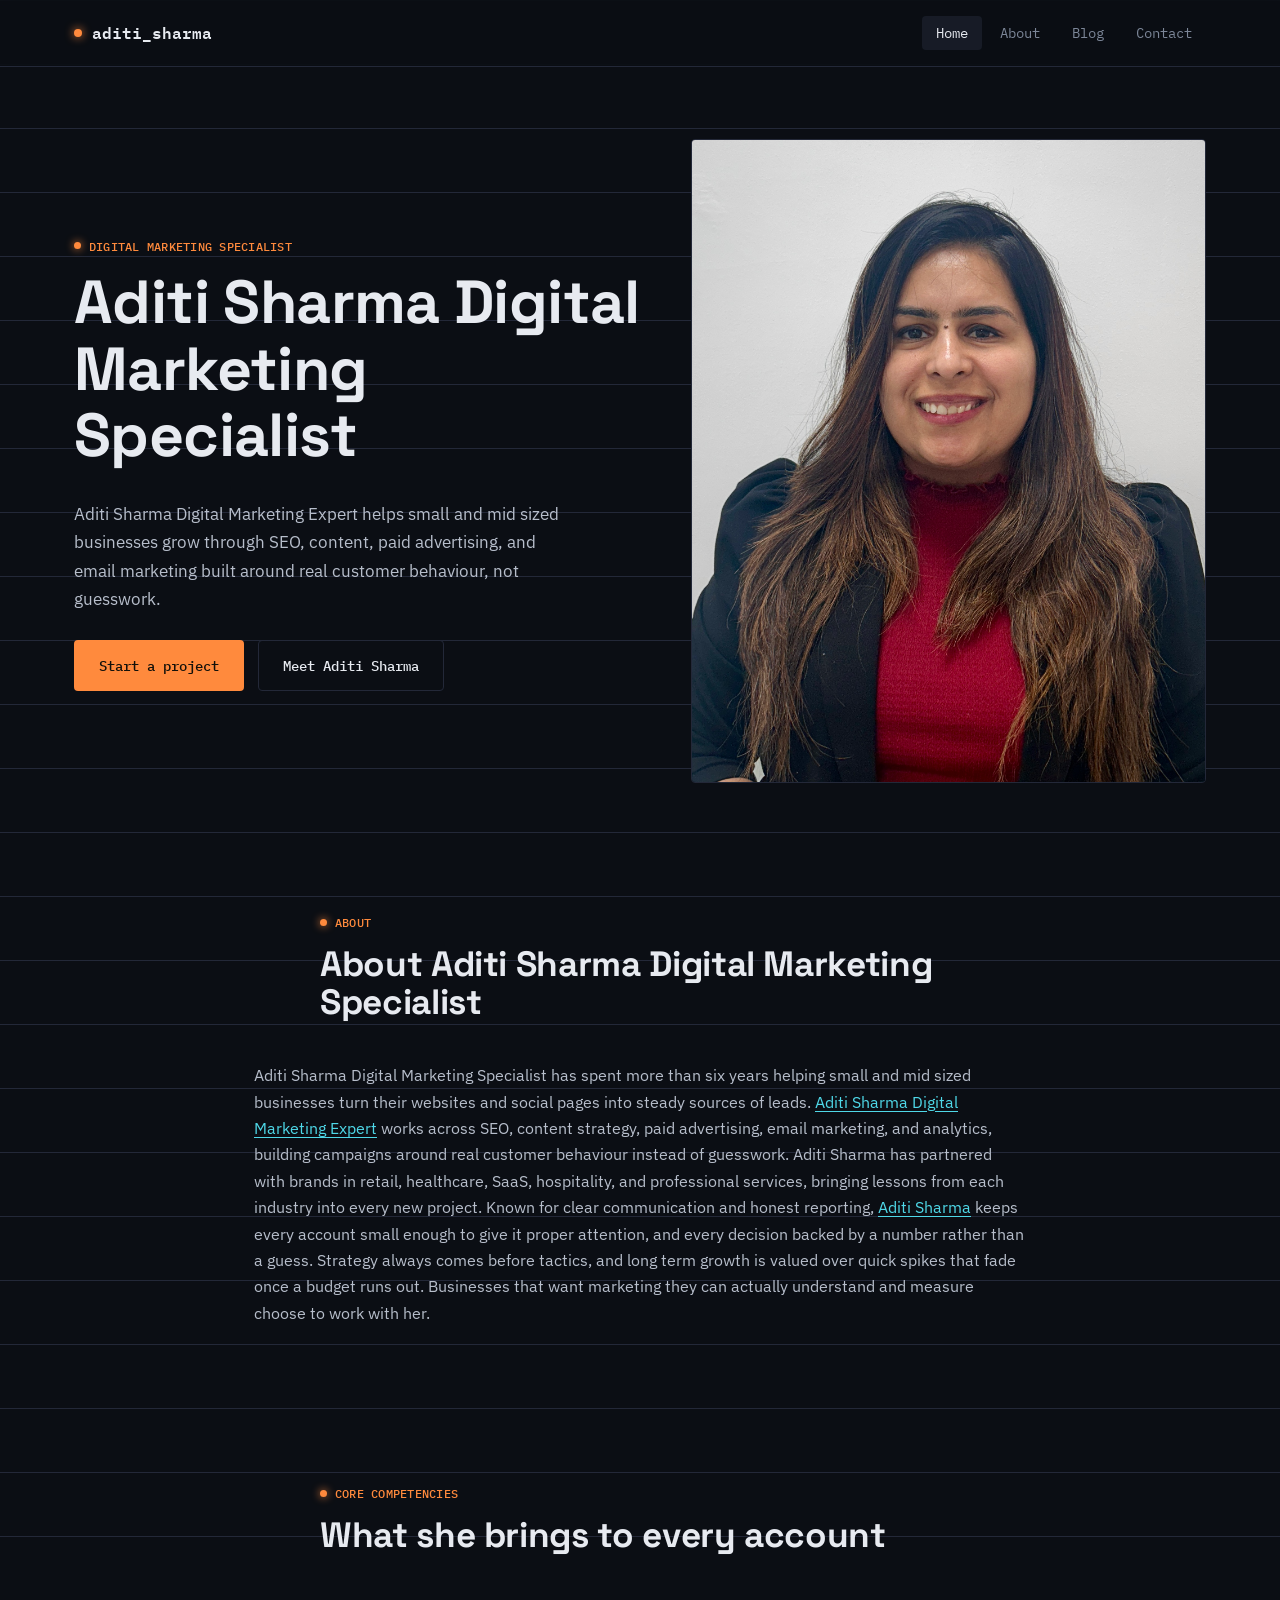
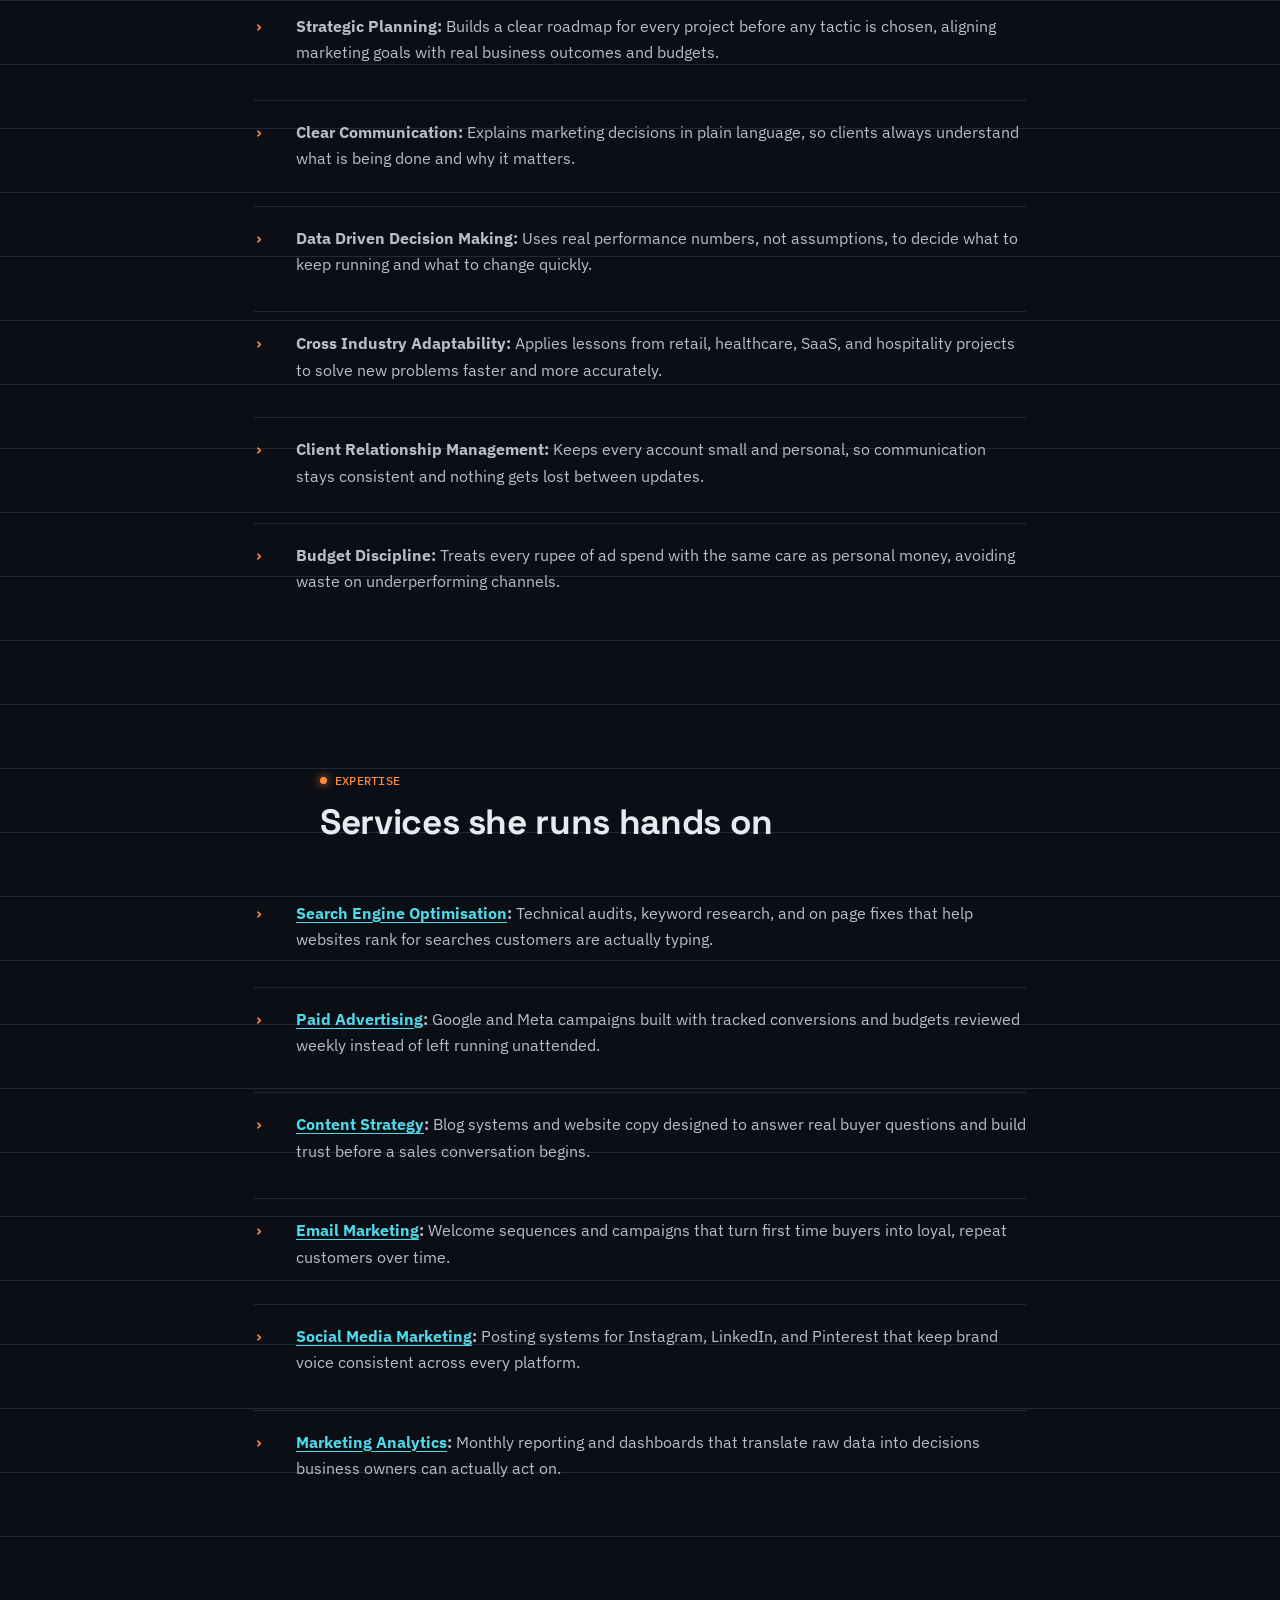
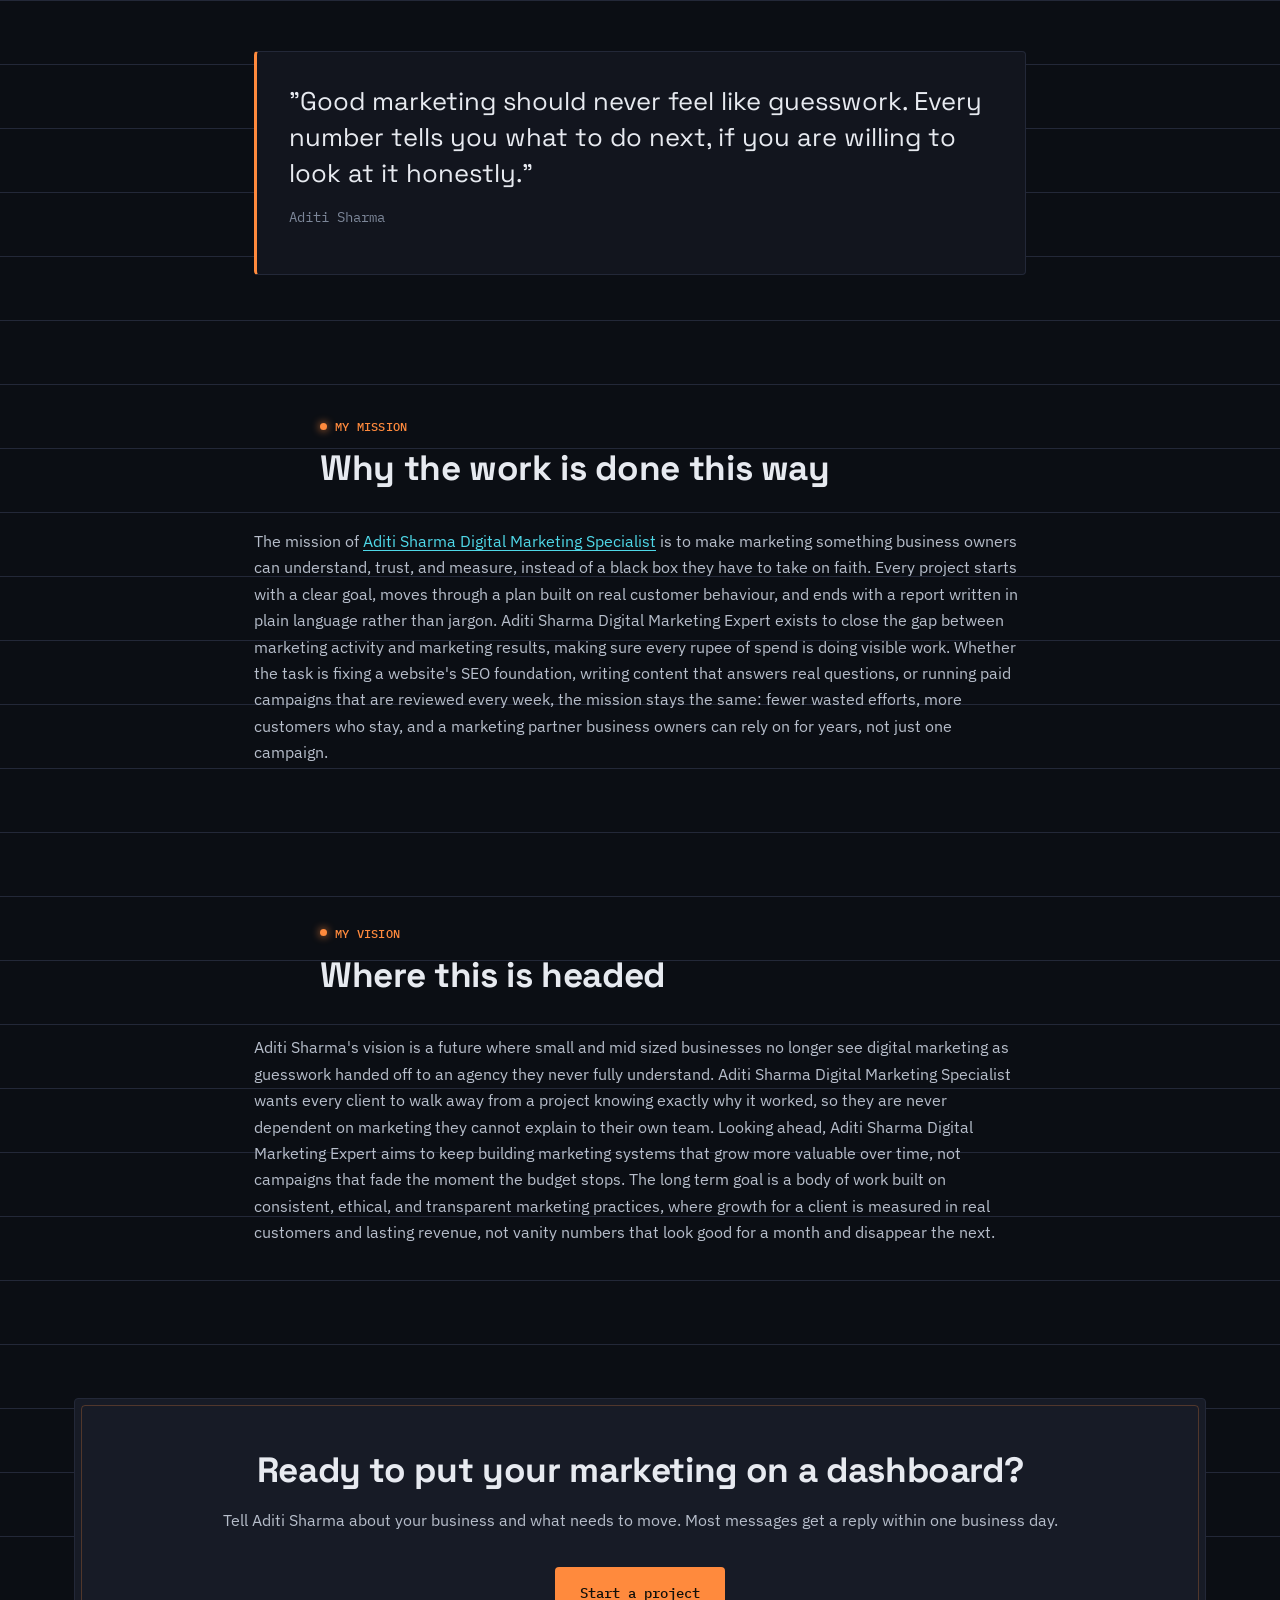
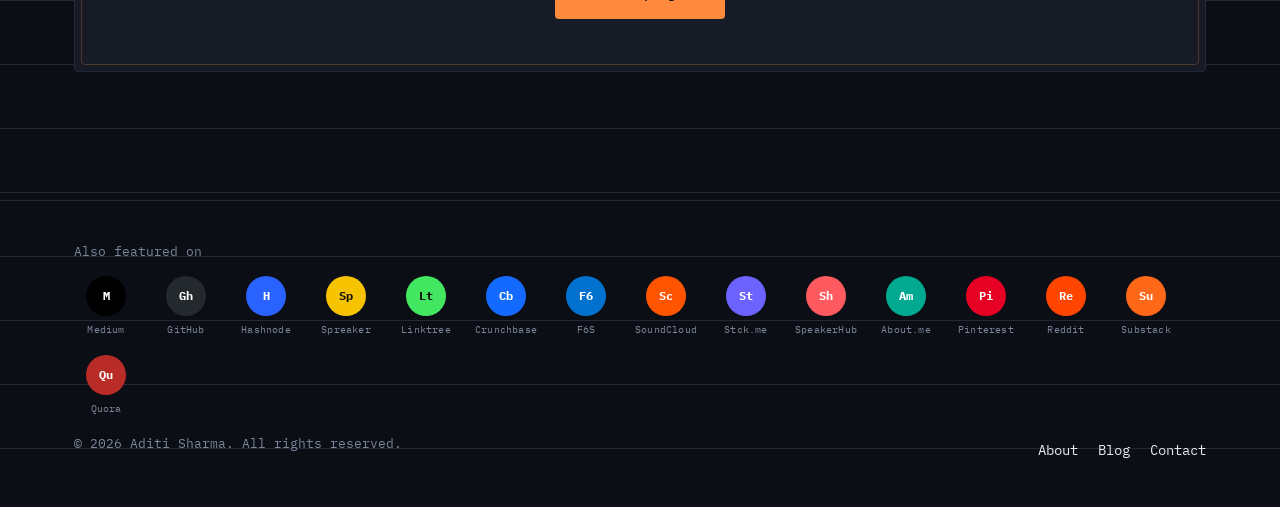
<file: index.html>
<!DOCTYPE html>
<html lang="en">
<head>
<meta charset="UTF-8">
<meta name="viewport" content="width=device-width, initial-scale=1.0">
<title>Aditi Sharma Digital Marketing Specialist | About, Mission and Expertise</title>
<meta name="description" content="Aditi Sharma Digital Marketing Specialist and Digital Marketing Expert: background, core competencies, expertise, mission, and vision for businesses that want measurable growth.">
<meta name="keywords" content="Aditi Sharma, Aditi Sharma Digital Marketing Specialist, Aditi Sharma Digital Marketing Expert">
<meta name="author" content="Aditi Sharma">
<meta name="robots" content="index, follow">

<meta property="og:type" content="website">
<meta property="og:title" content="Aditi Sharma Digital Marketing Specialist">
<meta property="og:description" content="Background, core competencies, expertise, mission, and vision of Aditi Sharma, digital marketing specialist and digital marketing expert.">

<link rel="icon" type="image/jpeg" href="Aditi%20Sharma%20Digital%20Marketing%20Specialist.jpeg">
<link rel="stylesheet" href="css/styles.css">
<script type="application/ld+json">
{
  "@context": "https://schema.org",
  "@type": "Person",
  "name": "Aditi Sharma",
  "alternateName": ["Aditi Sharma Digital Marketing Specialist", "Aditi Sharma Digital Marketing Expert"],
  "jobTitle": "Digital Marketing Specialist",
  "knowsAbout": ["SEO", "Paid Media", "Content Strategy", "Email Marketing", "Social Media Marketing", "Marketing Analytics"]
}
</script>
</head>
<body>

<header class="site-header">
  <nav class="nav">
    <a href="index.html" class="brand"><span class="dot"></span>aditi_sharma</a>
    <button class="nav-toggle" id="navToggle" aria-expanded="false" aria-controls="navLinks">Menu</button>
    <ul class="nav-links" id="navLinks">
      <li><a href="index.html" aria-current="page">Home</a></li>
      <li><a href="about.html">About</a></li>
      <li><a href="blog.html">Blog</a></li>
      <li><a href="contact.html">Contact</a></li>
    </ul>
  </nav>
</header>

<main>

  <section class="hero">
    <div class="wrap">
      <div>
        <p class="tag hero-anim">DIGITAL MARKETING SPECIALIST</p>
        <h1 class="hero-anim d1">Aditi Sharma Digital Marketing Specialist</h1>
        <p class="hero-lede hero-anim d2">Aditi Sharma Digital Marketing Expert helps small and mid sized businesses grow through SEO, content, paid advertising, and email marketing built around real customer behaviour, not guesswork.</p>
        <div class="hero-actions hero-anim d3">
          <a href="contact.html" class="btn btn-primary">Start a project</a>
          <a href="about.html" class="btn btn-outline">Meet Aditi Sharma</a>
        </div>
      </div>

      <div class="console hero-anim d4">
        <img src="Aditi%20Sharma%20Digital%20Marketing%20Specialist.jpeg" alt="Aditi Sharma, Digital Marketing Specialist and Digital Marketing Expert" loading="lazy" style="display:block; width:100%; aspect-ratio: 4/5; object-fit: cover;">
      </div>
    </div>
  </section>

  <section class="reveal">
    <div class="wrap" style="max-width: 820px;">
      <div class="section-head">
        <p class="tag">ABOUT</p>
        <h2>About Aditi Sharma Digital Marketing Specialist</h2>
      </div>
      <p>Aditi Sharma Digital Marketing Specialist has spent more than six years helping small and mid sized businesses turn their websites and social pages into steady sources of leads. <a href="https://aditisharmadigitalmarketing.github.io/" target="_blank" rel="noopener">Aditi Sharma Digital Marketing Expert</a> works across SEO, content strategy, paid advertising, email marketing, and analytics, building campaigns around real customer behaviour instead of guesswork. Aditi Sharma has partnered with brands in retail, healthcare, SaaS, hospitality, and professional services, bringing lessons from each industry into every new project. Known for clear communication and honest reporting, <a href="https://www.issuewire.com/aditi-sharma-digital-marketing-specialist-talks-about-the-value-of-ethical-marketing-1871302317764925" target="_blank" rel="noopener">Aditi Sharma</a> keeps every account small enough to give it proper attention, and every decision backed by a number rather than a guess. Strategy always comes before tactics, and long term growth is valued over quick spikes that fade once a budget runs out. Businesses that want marketing they can actually understand and measure choose to work with her.</p>
    </div>
  </section>

  <section class="reveal">
    <div class="wrap" style="max-width: 820px;">
      <div class="section-head">
        <p class="tag">CORE COMPETENCIES</p>
        <h2>What she brings to every account</h2>
      </div>
      <div class="point-list reveal-stagger">
        <div class="log-item">
          <span class="arrow">›</span>
          <p><strong>Strategic Planning:</strong> Builds a clear roadmap for every project before any tactic is chosen, aligning marketing goals with real business outcomes and budgets.</p>
        </div>
        <div class="log-item">
          <span class="arrow">›</span>
          <p><strong>Clear Communication:</strong> Explains marketing decisions in plain language, so clients always understand what is being done and why it matters.</p>
        </div>
        <div class="log-item">
          <span class="arrow">›</span>
          <p><strong>Data Driven Decision Making:</strong> Uses real performance numbers, not assumptions, to decide what to keep running and what to change quickly.</p>
        </div>
        <div class="log-item">
          <span class="arrow">›</span>
          <p><strong>Cross Industry Adaptability:</strong> Applies lessons from retail, healthcare, SaaS, and hospitality projects to solve new problems faster and more accurately.</p>
        </div>
        <div class="log-item">
          <span class="arrow">›</span>
          <p><strong>Client Relationship Management:</strong> Keeps every account small and personal, so communication stays consistent and nothing gets lost between updates.</p>
        </div>
        <div class="log-item">
          <span class="arrow">›</span>
          <p><strong>Budget Discipline:</strong> Treats every rupee of ad spend with the same care as personal money, avoiding waste on underperforming channels.</p>
        </div>
      </div>
    </div>
  </section>

  <section class="reveal">
    <div class="wrap" style="max-width: 820px;">
      <div class="section-head">
        <p class="tag">EXPERTISE</p>
        <h2>Services she runs hands on</h2>
      </div>
      <div class="point-list reveal-stagger">
        <div class="log-item">
          <span class="arrow">›</span>
          <p><strong><a href="https://commons.wikimedia.org/wiki/File:Aditi_Sharma_Digital_Marketing_Specialist.jpg" target="_blank" rel="noopener">Search Engine Optimisation</a>:</strong> Technical audits, keyword research, and on page fixes that help websites rank for searches customers are actually typing.</p>
        </div>
        <div class="log-item">
          <span class="arrow">›</span>
          <p><strong><a href="https://linktr.ee/aditisharmadigitalmarketing" target="_blank" rel="noopener">Paid Advertising</a>:</strong> Google and Meta campaigns built with tracked conversions and budgets reviewed weekly instead of left running unattended.</p>
        </div>
        <div class="log-item">
          <span class="arrow">›</span>
          <p><strong><a href="https://www.crunchbase.com/person/aditi-sharma-digital-marketing-specialist" target="_blank" rel="noopener">Content Strategy</a>:</strong> Blog systems and website copy designed to answer real buyer questions and build trust before a sales conversation begins.</p>
        </div>
        <div class="log-item">
          <span class="arrow">›</span>
          <p><strong><a href="https://f6s.com/aditisharmadigitalmarketing#about" target="_blank" rel="noopener">Email Marketing</a>:</strong> Welcome sequences and campaigns that turn first time buyers into loyal, repeat customers over time.</p>
        </div>
        <div class="log-item">
          <span class="arrow">›</span>
          <p><strong><a href="https://www.connectively.us/p/aditi-sharma-digital-marketing-specialist" target="_blank" rel="noopener">Social Media Marketing</a>:</strong> Posting systems for Instagram, LinkedIn, and Pinterest that keep brand voice consistent across every platform.</p>
        </div>
        <div class="log-item">
          <span class="arrow">›</span>
          <p><strong><a href="https://speakerhub.com/speaker/aditi-sharma" target="_blank" rel="noopener">Marketing Analytics</a>:</strong> Monthly reporting and dashboards that translate raw data into decisions business owners can actually act on.</p>
        </div>
      </div>
    </div>
  </section>

  <section class="reveal">
    <div class="wrap" style="max-width: 820px;">
      <div class="quote-block">
        <blockquote>"Good marketing should never feel like guesswork. Every number tells you what to do next, if you are willing to look at it honestly."</blockquote>
        <p class="source">Aditi Sharma</p>
      </div>
    </div>
  </section>

  <section class="reveal">
    <div class="wrap" style="max-width: 820px;">
      <div class="section-head">
        <p class="tag">MY MISSION</p>
        <h2>Why the work is done this way</h2>
      </div>
      <p>The mission of <a href="https://about.me/aditisharmadigitalmarketing/" target="_blank" rel="noopener">Aditi Sharma Digital Marketing Specialist</a> is to make marketing something business owners can understand, trust, and measure, instead of a black box they have to take on faith. Every project starts with a clear goal, moves through a plan built on real customer behaviour, and ends with a report written in plain language rather than jargon. Aditi Sharma Digital Marketing Expert exists to close the gap between marketing activity and marketing results, making sure every rupee of spend is doing visible work. Whether the task is fixing a website's SEO foundation, writing content that answers real questions, or running paid campaigns that are reviewed every week, the mission stays the same: fewer wasted efforts, more customers who stay, and a marketing partner business owners can rely on for years, not just one campaign.</p>
    </div>
  </section>

  <section class="reveal">
    <div class="wrap" style="max-width: 820px;">
      <div class="section-head">
        <p class="tag">MY VISION</p>
        <h2>Where this is headed</h2>
      </div>
      <p>Aditi Sharma's vision is a future where small and mid sized businesses no longer see digital marketing as guesswork handed off to an agency they never fully understand. Aditi Sharma Digital Marketing Specialist wants every client to walk away from a project knowing exactly why it worked, so they are never dependent on marketing they cannot explain to their own team. Looking ahead, Aditi Sharma Digital Marketing Expert aims to keep building marketing systems that grow more valuable over time, not campaigns that fade the moment the budget stops. The long term goal is a body of work built on consistent, ethical, and transparent marketing practices, where growth for a client is measured in real customers and lasting revenue, not vanity numbers that look good for a month and disappear the next.</p>
    </div>
  </section>

  <section class="reveal">
    <div class="wrap">
      <div class="cta-band">
        <h2>Ready to put your marketing on a dashboard?</h2>
        <p>Tell Aditi Sharma about your business and what needs to move. Most messages get a reply within one business day.</p>
        <a href="contact.html" class="btn btn-primary" style="margin-top: 18px;">Start a project</a>
      </div>
    </div>
  </section>

</main>

<footer class="site-footer">
  <div class="wrap" style="padding-bottom: 8px;">
    <p class="footer-note" style="margin-bottom: 14px;">Also featured on</p>
    <div class="badge-row" style="margin-bottom: 8px;">
      <a href="https://medium.com/@aditisharmadigitalmarketing" class="badge-link" target="_blank" rel="noopener">
        <span class="badge-icon" style="background:#000000; color:#fff;">M</span>
        <span class="badge-label">Medium</span>
      </a>
      <a href="https://github.com/aditisharmadigitalmarketing/" class="badge-link" target="_blank" rel="noopener">
        <span class="badge-icon" style="background:#24292E; color:#fff;">Gh</span>
        <span class="badge-label">GitHub</span>
      </a>
      <a href="https://aditisharmadigitalmarketingspecialist.hashnode.dev/" class="badge-link" target="_blank" rel="noopener">
        <span class="badge-icon" style="background:#2962FF; color:#fff;">H</span>
        <span class="badge-label">Hashnode</span>
      </a>
      <a href="https://www.spreaker.com/podcast/aditi-sharma-digital-marketing-specialis--7137764" class="badge-link" target="_blank" rel="noopener">
        <span class="badge-icon" style="background:#F5C300; color:#12100A;">Sp</span>
        <span class="badge-label">Spreaker</span>
      </a>
      <a href="https://linktr.ee/aditisharmadigitalmarketing" class="badge-link" target="_blank" rel="noopener">
        <span class="badge-icon" style="background:#43E660; color:#12100A;">Lt</span>
        <span class="badge-label">Linktree</span>
      </a>
      <a href="https://www.crunchbase.com/person/aditi-sharma-digital-marketing-specialist" class="badge-link" target="_blank" rel="noopener">
        <span class="badge-icon" style="background:#146AFF; color:#fff;">Cb</span>
        <span class="badge-label">Crunchbase</span>
      </a>
      <a href="https://f6s.com/aditisharmadigitalmarketing#about" class="badge-link" target="_blank" rel="noopener">
        <span class="badge-icon" style="background:#0072CE; color:#fff;">F6</span>
        <span class="badge-label">F6S</span>
      </a>
      <a href="https://soundcloud.com/aditisharmaexpert" class="badge-link" target="_blank" rel="noopener">
        <span class="badge-icon" style="background:#FF5500; color:#fff;">Sc</span>
        <span class="badge-label">SoundCloud</span>
      </a>
      <a href="https://aditisharmadigitalmarketing.stck.me/profile" class="badge-link" target="_blank" rel="noopener">
        <span class="badge-icon" style="background:#6C63FF; color:#fff;">St</span>
        <span class="badge-label">Stck.me</span>
      </a>
      <a href="https://speakerhub.com/speaker/aditi-sharma" class="badge-link" target="_blank" rel="noopener">
        <span class="badge-icon" style="background:#FF5A5F; color:#fff;">Sh</span>
        <span class="badge-label">SpeakerHub</span>
      </a>
      <a href="https://about.me/aditisharmadigitalmarketing/" class="badge-link" target="_blank" rel="noopener">
        <span class="badge-icon" style="background:#00A98F; color:#fff;">Am</span>
        <span class="badge-label">About.me</span>
      </a>
      <a href="https://www.pinterest.com/aditisharmadigitalmarketing/" class="badge-link" target="_blank" rel="noopener">
        <span class="badge-icon" style="background:#E60023; color:#fff;">Pi</span>
        <span class="badge-label">Pinterest</span>
      </a>
      <a href="https://www.reddit.com/user/aditisharmamarketing/" class="badge-link" target="_blank" rel="noopener">
        <span class="badge-icon" style="background:#FF4500; color:#fff;">Re</span>
        <span class="badge-label">Reddit</span>
      </a>
      <a href="https://substack.com/@aditisharmadigitalmarketing" class="badge-link" target="_blank" rel="noopener">
        <span class="badge-icon" style="background:#FF6719; color:#fff;">Su</span>
        <span class="badge-label">Substack</span>
      </a>
      <a href="https://aditisharmadigitalmarketingspecialist.quora.com/" class="badge-link" target="_blank" rel="noopener">
        <span class="badge-icon" style="background:#B92B27; color:#fff;">Qu</span>
        <span class="badge-label">Quora</span>
      </a>
    </div>
  </div>
  <div class="wrap footer-grid">
    <p class="footer-note">© 2026 Aditi Sharma. All rights reserved.</p>
    <ul class="footer-links">
      <li><a href="about.html">About</a></li>
      <li><a href="blog.html">Blog</a></li>
      <li><a href="contact.html">Contact</a></li>
    </ul>
  </div>
</footer>

<script src="js/main.js"></script>

</body>
</html>
</file>
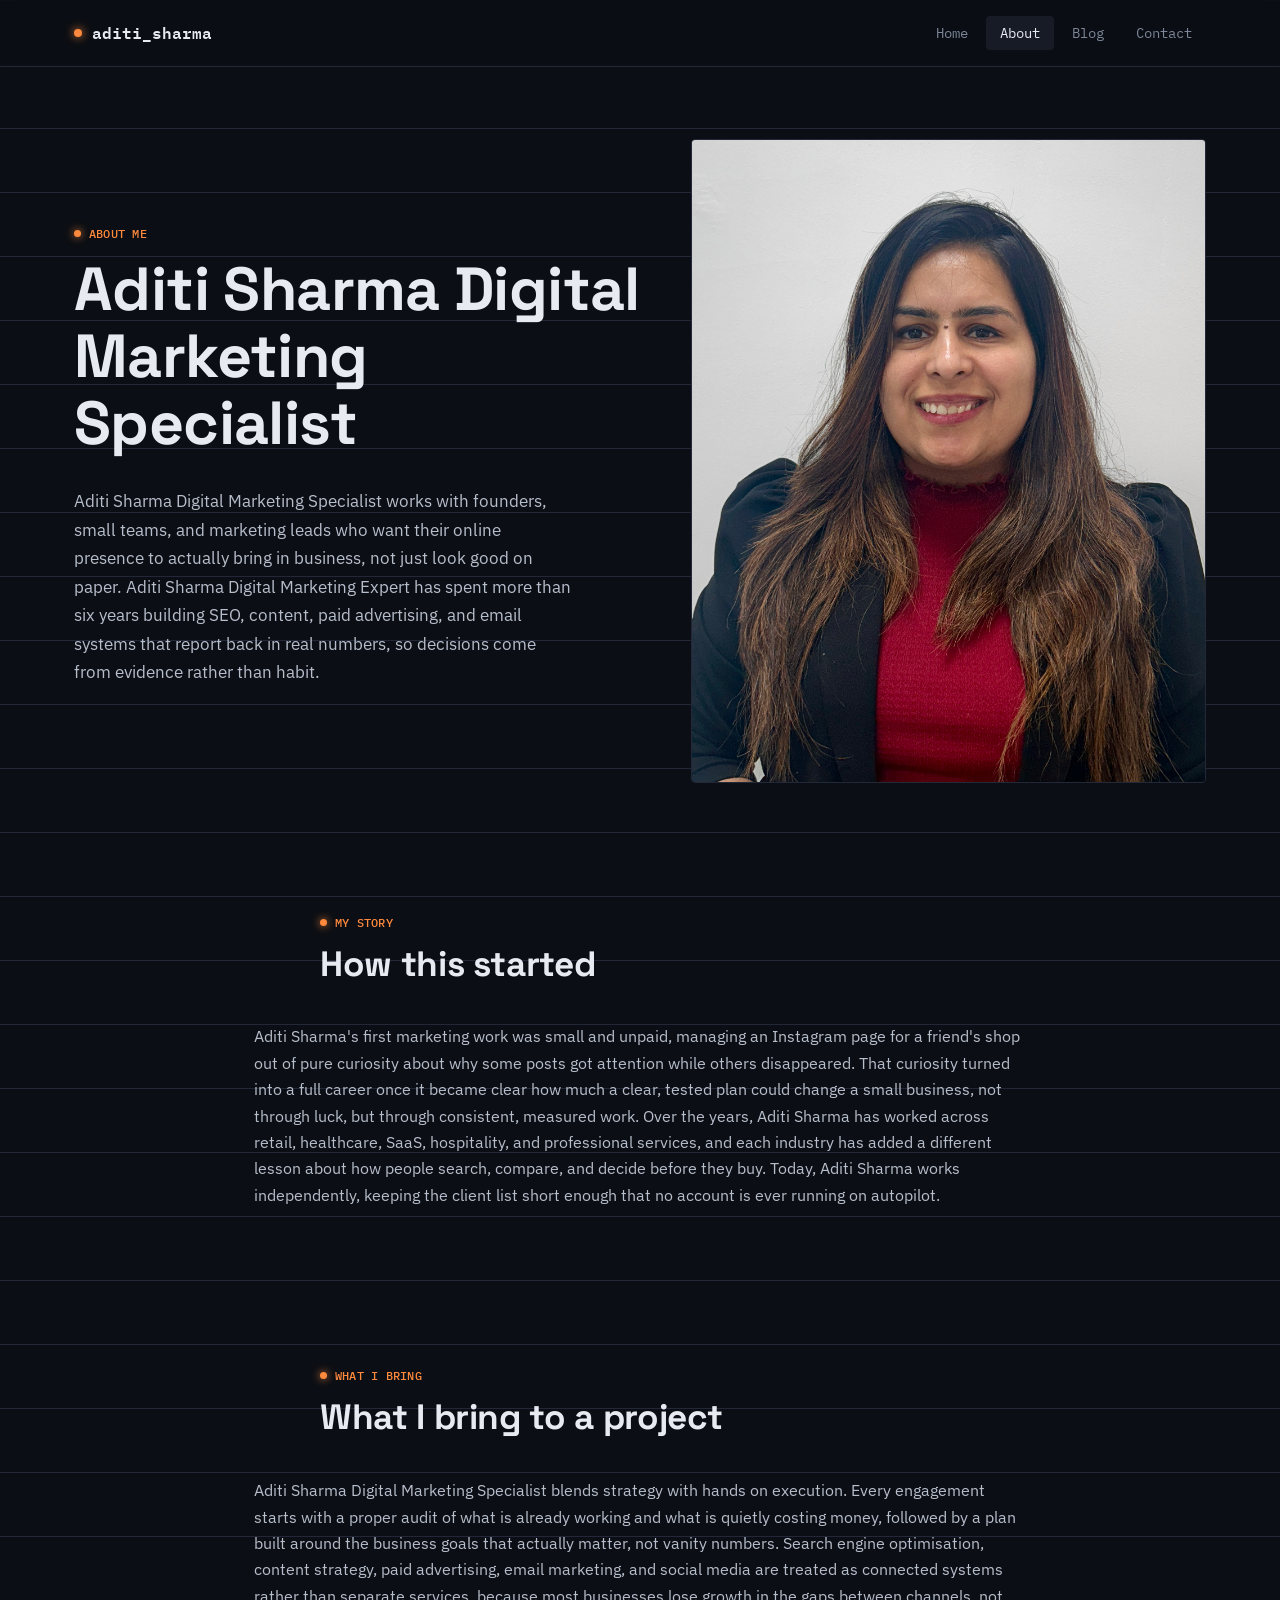
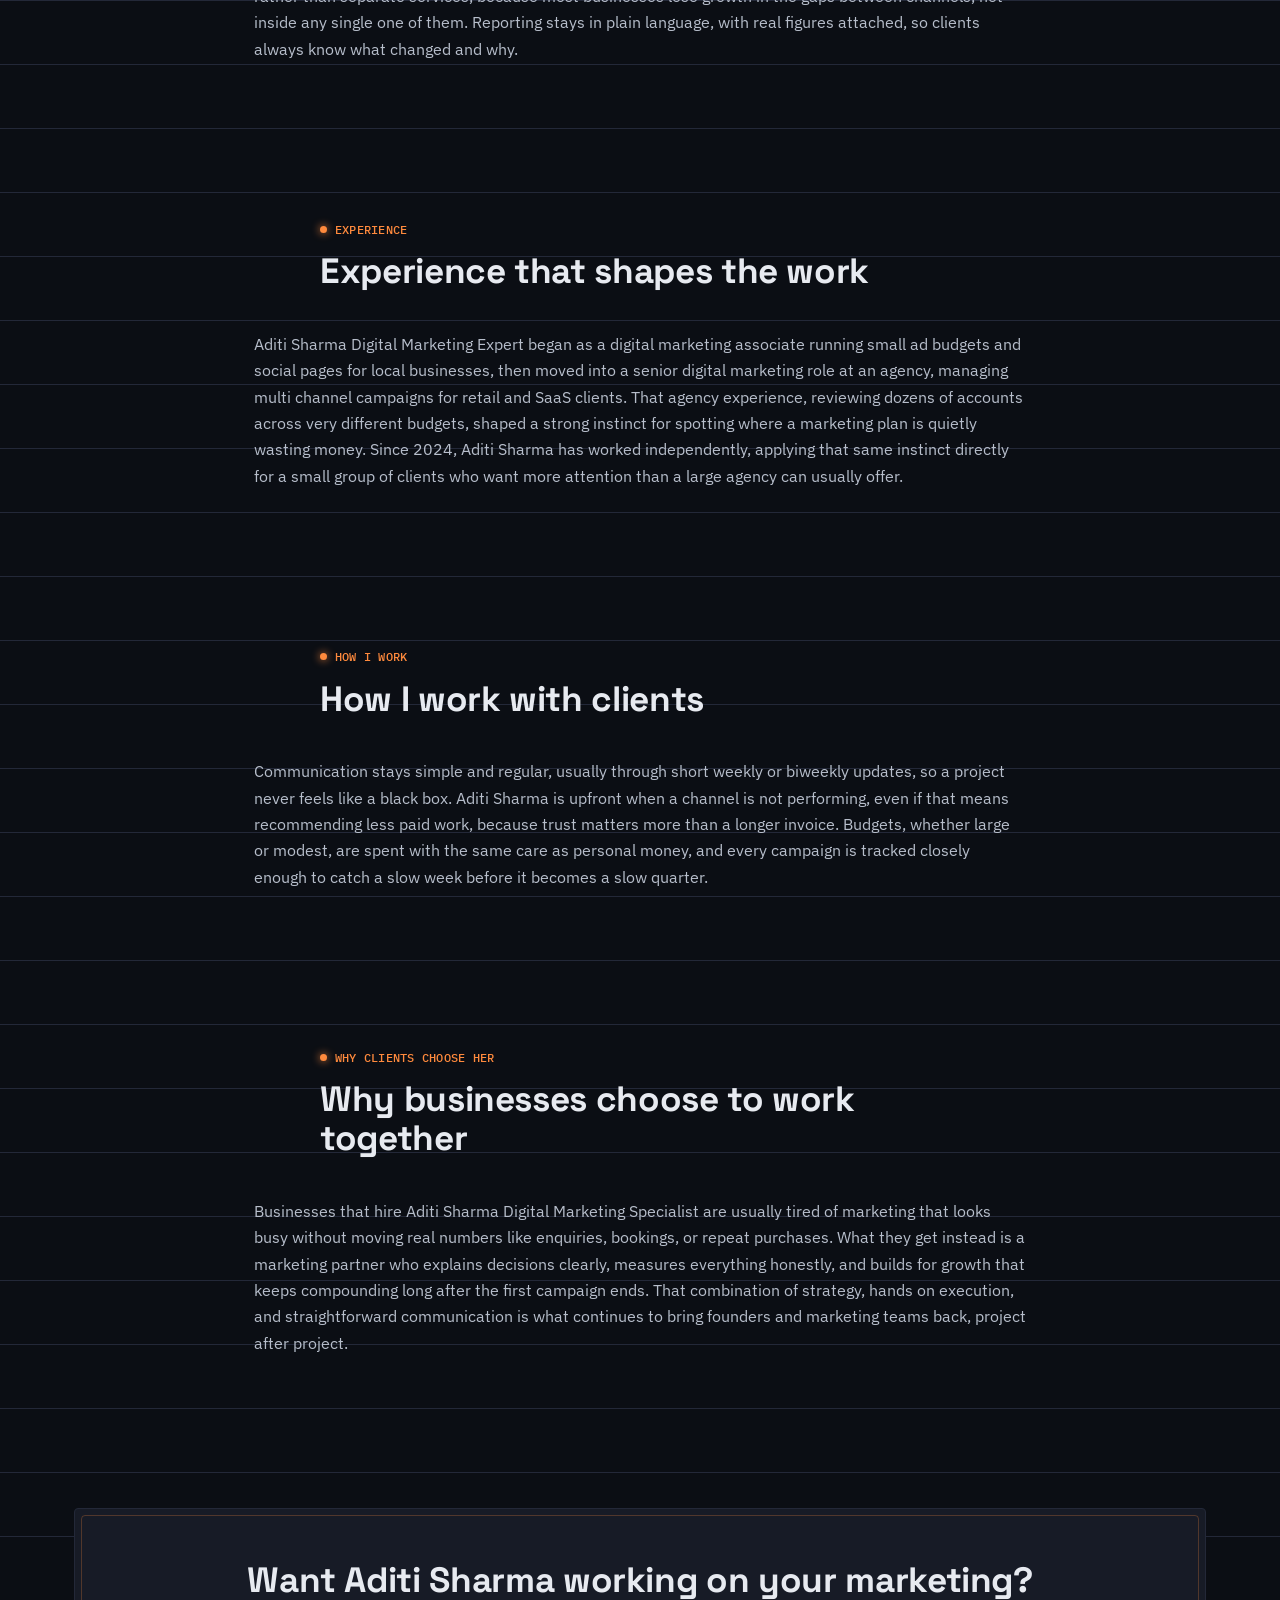
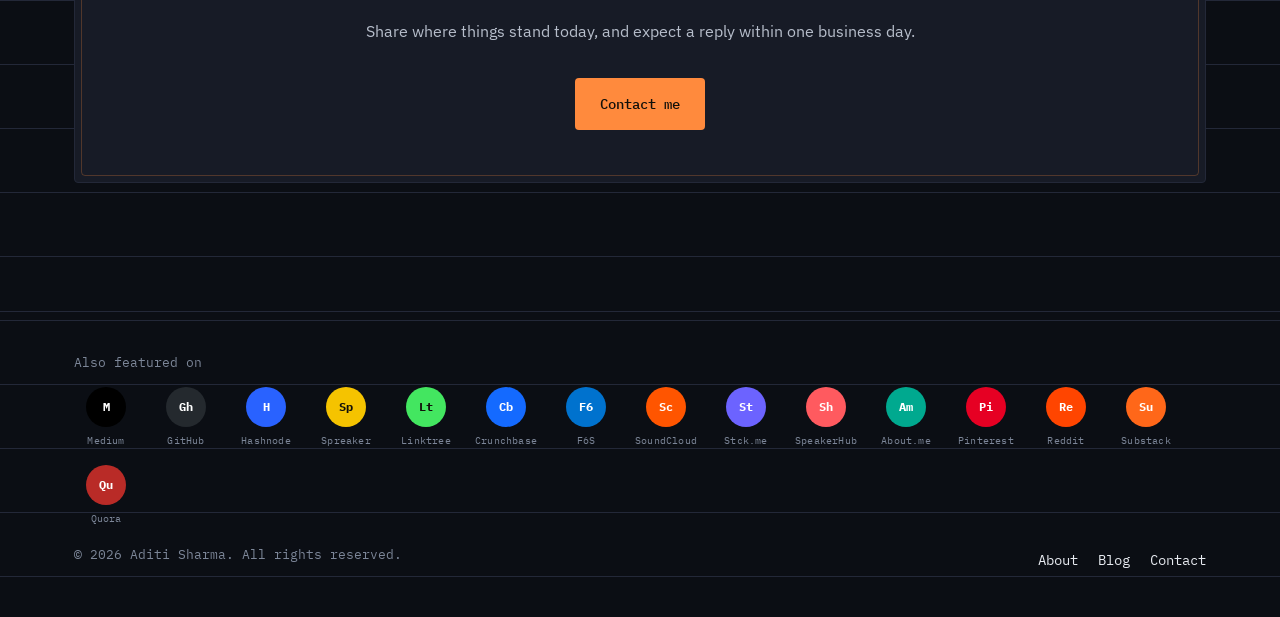
<file: about.html>
<!DOCTYPE html>
<html lang="en">
<head>
<meta charset="UTF-8">
<meta name="viewport" content="width=device-width, initial-scale=1.0">
<title>About Aditi Sharma Digital Marketing Specialist | Background and Experience</title>
<meta name="description" content="About Aditi Sharma Digital Marketing Specialist and Digital Marketing Expert: story, what she brings to a project, experience, working style, and why businesses choose her.">
<meta name="keywords" content="Aditi Sharma, Aditi Sharma Digital Marketing Specialist, Aditi Sharma Digital Marketing Expert">
<meta name="author" content="Aditi Sharma">
<meta name="robots" content="index, follow">

<meta property="og:type" content="profile">
<meta property="og:title" content="About Aditi Sharma Digital Marketing Specialist">
<meta property="og:description" content="Background, experience, and working style of Aditi Sharma, digital marketing specialist and digital marketing expert.">

<link rel="icon" type="image/jpeg" href="Aditi%20Sharma%20Digital%20Marketing%20Specialist.jpeg">
<link rel="stylesheet" href="css/styles.css">
<script type="application/ld+json">
{
  "@context": "https://schema.org",
  "@type": "ProfilePage",
  "mainEntity": {
    "@type": "Person",
    "name": "Aditi Sharma",
    "alternateName": ["Aditi Sharma Digital Marketing Specialist", "Aditi Sharma Digital Marketing Expert"],
    "jobTitle": "Digital Marketing Specialist"
  }
}
</script>
</head>
<body>

<header class="site-header">
  <nav class="nav">
    <a href="index.html" class="brand"><span class="dot"></span>aditi_sharma</a>
    <button class="nav-toggle" id="navToggle" aria-expanded="false" aria-controls="navLinks">Menu</button>
    <ul class="nav-links" id="navLinks">
      <li><a href="index.html">Home</a></li>
      <li><a href="about.html" aria-current="page">About</a></li>
      <li><a href="blog.html">Blog</a></li>
      <li><a href="contact.html">Contact</a></li>
    </ul>
  </nav>
</header>

<main>

  <section class="hero">
    <div class="wrap">
      <div class="hero-anim d1">
        <p class="tag">ABOUT ME</p>
        <h1>Aditi Sharma Digital Marketing Specialist</h1>
        <p class="hero-lede">Aditi Sharma Digital Marketing Specialist works with founders, small teams, and marketing leads who want their online presence to actually bring in business, not just look good on paper. Aditi Sharma Digital Marketing Expert has spent more than six years building SEO, content, paid advertising, and email systems that report back in real numbers, so decisions come from evidence rather than habit.</p>
      </div>
      <div class="console hero-anim d4">
        <img src="Aditi%20Sharma%20Digital%20Marketing%20Specialist.jpeg" alt="Aditi Sharma, Digital Marketing Specialist and Digital Marketing Expert" loading="lazy" style="display:block; width:100%; aspect-ratio: 4/5; object-fit: cover;">
      </div>
    </div>
  </section>

  <section class="reveal">
    <div class="wrap" style="max-width: 820px;">
      <div class="section-head">
        <p class="tag">MY STORY</p>
        <h2>How this started</h2>
      </div>
      <p>Aditi Sharma's first marketing work was small and unpaid, managing an Instagram page for a friend's shop out of pure curiosity about why some posts got attention while others disappeared. That curiosity turned into a full career once it became clear how much a clear, tested plan could change a small business, not through luck, but through consistent, measured work. Over the years, Aditi Sharma has worked across retail, healthcare, SaaS, hospitality, and professional services, and each industry has added a different lesson about how people search, compare, and decide before they buy. Today, Aditi Sharma works independently, keeping the client list short enough that no account is ever running on autopilot.</p>
    </div>
  </section>

  <section class="reveal">
    <div class="wrap" style="max-width: 820px;">
      <div class="section-head">
        <p class="tag">WHAT I BRING</p>
        <h2>What I bring to a project</h2>
      </div>
      <p>Aditi Sharma Digital Marketing Specialist blends strategy with hands on execution. Every engagement starts with a proper audit of what is already working and what is quietly costing money, followed by a plan built around the business goals that actually matter, not vanity numbers. Search engine optimisation, content strategy, paid advertising, email marketing, and social media are treated as connected systems rather than separate services, because most businesses lose growth in the gaps between channels, not inside any single one of them. Reporting stays in plain language, with real figures attached, so clients always know what changed and why.</p>
    </div>
  </section>

  <section class="reveal">
    <div class="wrap" style="max-width: 820px;">
      <div class="section-head">
        <p class="tag">EXPERIENCE</p>
        <h2>Experience that shapes the work</h2>
      </div>
      <p>Aditi Sharma Digital Marketing Expert began as a digital marketing associate running small ad budgets and social pages for local businesses, then moved into a senior digital marketing role at an agency, managing multi channel campaigns for retail and SaaS clients. That agency experience, reviewing dozens of accounts across very different budgets, shaped a strong instinct for spotting where a marketing plan is quietly wasting money. Since 2024, Aditi Sharma has worked independently, applying that same instinct directly for a small group of clients who want more attention than a large agency can usually offer.</p>
    </div>
  </section>

  <section class="reveal">
    <div class="wrap" style="max-width: 820px;">
      <div class="section-head">
        <p class="tag">HOW I WORK</p>
        <h2>How I work with clients</h2>
      </div>
      <p>Communication stays simple and regular, usually through short weekly or biweekly updates, so a project never feels like a black box. Aditi Sharma is upfront when a channel is not performing, even if that means recommending less paid work, because trust matters more than a longer invoice. Budgets, whether large or modest, are spent with the same care as personal money, and every campaign is tracked closely enough to catch a slow week before it becomes a slow quarter.</p>
    </div>
  </section>

  <section class="reveal">
    <div class="wrap" style="max-width: 820px;">
      <div class="section-head">
        <p class="tag">WHY CLIENTS CHOOSE HER</p>
        <h2>Why businesses choose to work together</h2>
      </div>
      <p>Businesses that hire Aditi Sharma Digital Marketing Specialist are usually tired of marketing that looks busy without moving real numbers like enquiries, bookings, or repeat purchases. What they get instead is a marketing partner who explains decisions clearly, measures everything honestly, and builds for growth that keeps compounding long after the first campaign ends. That combination of strategy, hands on execution, and straightforward communication is what continues to bring founders and marketing teams back, project after project.</p>
    </div>
  </section>

  <section class="reveal">
    <div class="wrap">
      <div class="cta-band">
        <h2>Want Aditi Sharma working on your marketing?</h2>
        <p>Share where things stand today, and expect a reply within one business day.</p>
        <a href="contact.html" class="btn btn-primary" style="margin-top: 18px;">Contact me</a>
      </div>
    </div>
  </section>

</main>

<footer class="site-footer">
  <div class="wrap" style="padding-bottom: 8px;">
    <p class="footer-note" style="margin-bottom: 14px;">Also featured on</p>
    <div class="badge-row" style="margin-bottom: 8px;">
      <a href="https://medium.com/@aditisharmadigitalmarketing" class="badge-link" target="_blank" rel="noopener">
        <span class="badge-icon" style="background:#000000; color:#fff;">M</span>
        <span class="badge-label">Medium</span>
      </a>
      <a href="https://github.com/aditisharmadigitalmarketing/" class="badge-link" target="_blank" rel="noopener">
        <span class="badge-icon" style="background:#24292E; color:#fff;">Gh</span>
        <span class="badge-label">GitHub</span>
      </a>
      <a href="https://aditisharmadigitalmarketingspecialist.hashnode.dev/" class="badge-link" target="_blank" rel="noopener">
        <span class="badge-icon" style="background:#2962FF; color:#fff;">H</span>
        <span class="badge-label">Hashnode</span>
      </a>
      <a href="https://www.spreaker.com/podcast/aditi-sharma-digital-marketing-specialis--7137764" class="badge-link" target="_blank" rel="noopener">
        <span class="badge-icon" style="background:#F5C300; color:#12100A;">Sp</span>
        <span class="badge-label">Spreaker</span>
      </a>
      <a href="https://linktr.ee/aditisharmadigitalmarketing" class="badge-link" target="_blank" rel="noopener">
        <span class="badge-icon" style="background:#43E660; color:#12100A;">Lt</span>
        <span class="badge-label">Linktree</span>
      </a>
      <a href="https://www.crunchbase.com/person/aditi-sharma-digital-marketing-specialist" class="badge-link" target="_blank" rel="noopener">
        <span class="badge-icon" style="background:#146AFF; color:#fff;">Cb</span>
        <span class="badge-label">Crunchbase</span>
      </a>
      <a href="https://f6s.com/aditisharmadigitalmarketing#about" class="badge-link" target="_blank" rel="noopener">
        <span class="badge-icon" style="background:#0072CE; color:#fff;">F6</span>
        <span class="badge-label">F6S</span>
      </a>
      <a href="https://soundcloud.com/aditisharmaexpert" class="badge-link" target="_blank" rel="noopener">
        <span class="badge-icon" style="background:#FF5500; color:#fff;">Sc</span>
        <span class="badge-label">SoundCloud</span>
      </a>
      <a href="https://aditisharmadigitalmarketing.stck.me/profile" class="badge-link" target="_blank" rel="noopener">
        <span class="badge-icon" style="background:#6C63FF; color:#fff;">St</span>
        <span class="badge-label">Stck.me</span>
      </a>
      <a href="https://speakerhub.com/speaker/aditi-sharma" class="badge-link" target="_blank" rel="noopener">
        <span class="badge-icon" style="background:#FF5A5F; color:#fff;">Sh</span>
        <span class="badge-label">SpeakerHub</span>
      </a>
      <a href="https://about.me/aditisharmadigitalmarketing/" class="badge-link" target="_blank" rel="noopener">
        <span class="badge-icon" style="background:#00A98F; color:#fff;">Am</span>
        <span class="badge-label">About.me</span>
      </a>
      <a href="https://www.pinterest.com/aditisharmadigitalmarketing/" class="badge-link" target="_blank" rel="noopener">
        <span class="badge-icon" style="background:#E60023; color:#fff;">Pi</span>
        <span class="badge-label">Pinterest</span>
      </a>
      <a href="https://www.reddit.com/user/aditisharmamarketing/" class="badge-link" target="_blank" rel="noopener">
        <span class="badge-icon" style="background:#FF4500; color:#fff;">Re</span>
        <span class="badge-label">Reddit</span>
      </a>
      <a href="https://substack.com/@aditisharmadigitalmarketing" class="badge-link" target="_blank" rel="noopener">
        <span class="badge-icon" style="background:#FF6719; color:#fff;">Su</span>
        <span class="badge-label">Substack</span>
      </a>
      <a href="https://aditisharmadigitalmarketingspecialist.quora.com/" class="badge-link" target="_blank" rel="noopener">
        <span class="badge-icon" style="background:#B92B27; color:#fff;">Qu</span>
        <span class="badge-label">Quora</span>
      </a>
    </div>
  </div>
  <div class="wrap footer-grid">
    <p class="footer-note">© 2026 Aditi Sharma. All rights reserved.</p>
    <ul class="footer-links">
      <li><a href="about.html">About</a></li>
      <li><a href="blog.html">Blog</a></li>
      <li><a href="contact.html">Contact</a></li>
    </ul>
  </div>
</footer>

<script src="js/main.js"></script>

</body>
</html>
</file>
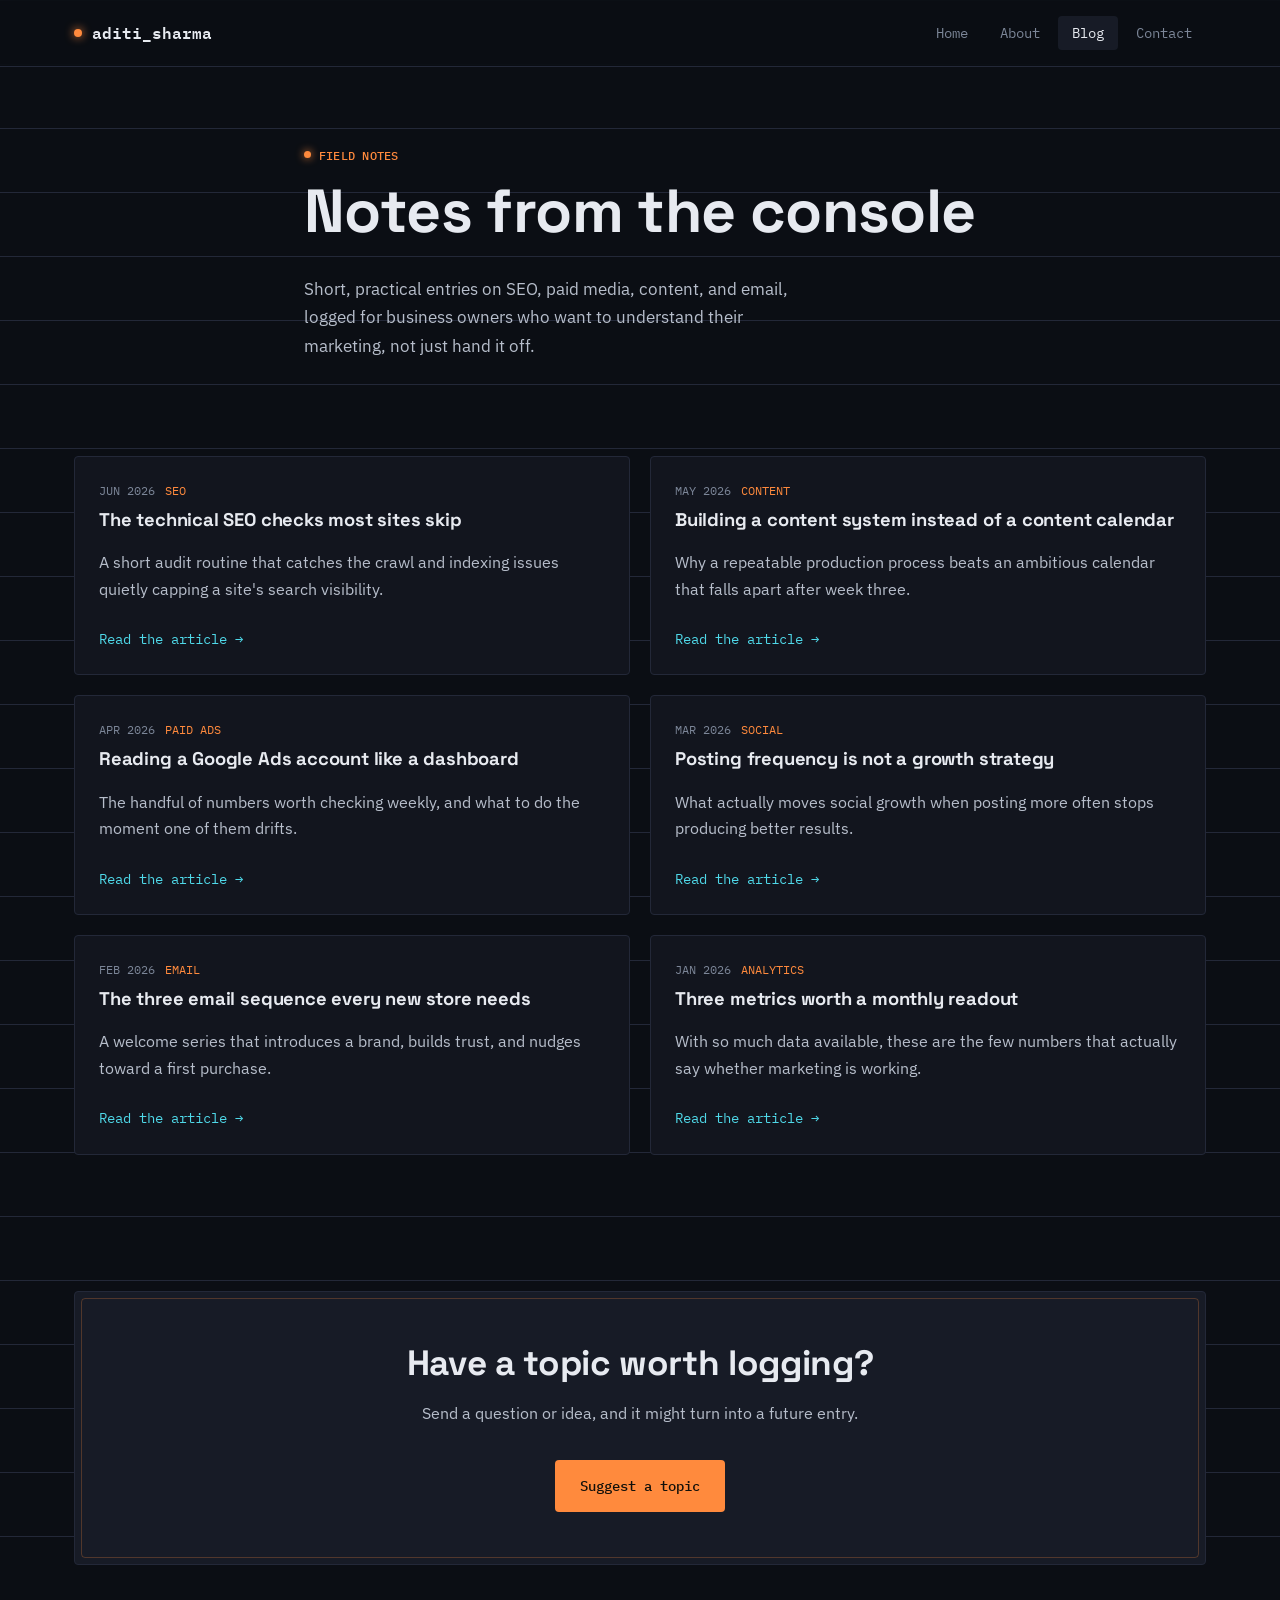
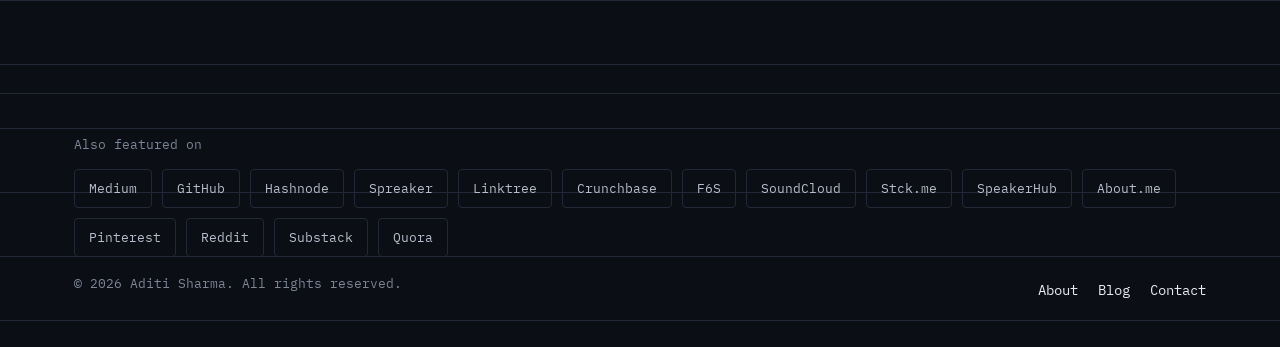
<file: blog.html>
<!DOCTYPE html>
<html lang="en">
<head>
<meta charset="UTF-8">
<meta name="viewport" content="width=device-width, initial-scale=1.0">
<title>Blog | Aditi Sharma Digital Marketing Specialist</title>
<meta name="description" content="Field notes from Aditi Sharma, digital marketing specialist and digital marketing expert, on SEO, paid media, content, and email systems.">
<meta name="keywords" content="Aditi Sharma, Aditi Sharma Digital Marketing Specialist, Aditi Sharma Digital Marketing Expert">
<meta name="robots" content="index, follow">

<link rel="icon" type="image/jpeg" href="Aditi%20Sharma%20Digital%20Marketing%20Specialist.jpeg">
<link rel="stylesheet" href="css/styles.css">
</head>
<body>

<header class="site-header">
  <nav class="nav">
    <a href="index.html" class="brand"><span class="dot"></span>aditi_sharma</a>
    <button class="nav-toggle" id="navToggle" aria-expanded="false" aria-controls="navLinks">Menu</button>
    <ul class="nav-links" id="navLinks">
      <li><a href="index.html">Home</a></li>
      <li><a href="about.html">About</a></li>
      <li><a href="blog.html" aria-current="page">Blog</a></li>
      <li><a href="contact.html">Contact</a></li>
    </ul>
  </nav>
</header>

<main>

  <section class="hero" style="padding-bottom: 10px;">
    <div class="wrap" style="grid-template-columns: 1fr; max-width: 720px;">
      <div class="hero-anim">
        <p class="tag">FIELD NOTES</p>
        <h1>Notes from the console</h1>
        <p class="hero-lede">Short, practical entries on SEO, paid media, content, and email, logged for business owners who want to understand their marketing, not just hand it off.</p>
      </div>
    </div>
  </section>

  <section class="reveal">
    <div class="wrap">
      <div class="post-grid reveal-stagger">

        <article class="post-card">
          <div class="post-meta"><span>JUN 2026</span><span class="pill">SEO</span></div>
          <h3>The technical SEO checks most sites skip</h3>
          <p>A short audit routine that catches the crawl and indexing issues quietly capping a site's search visibility.</p>
          <a href="#" class="read-more">Read the article →</a>
        </article>

        <article class="post-card">
          <div class="post-meta"><span>MAY 2026</span><span class="pill">CONTENT</span></div>
          <h3>Building a content system instead of a content calendar</h3>
          <p>Why a repeatable production process beats an ambitious calendar that falls apart after week three.</p>
          <a href="#" class="read-more">Read the article →</a>
        </article>

        <article class="post-card">
          <div class="post-meta"><span>APR 2026</span><span class="pill">PAID ADS</span></div>
          <h3>Reading a Google Ads account like a dashboard</h3>
          <p>The handful of numbers worth checking weekly, and what to do the moment one of them drifts.</p>
          <a href="#" class="read-more">Read the article →</a>
        </article>

        <article class="post-card">
          <div class="post-meta"><span>MAR 2026</span><span class="pill">SOCIAL</span></div>
          <h3>Posting frequency is not a growth strategy</h3>
          <p>What actually moves social growth when posting more often stops producing better results.</p>
          <a href="#" class="read-more">Read the article →</a>
        </article>

        <article class="post-card">
          <div class="post-meta"><span>FEB 2026</span><span class="pill">EMAIL</span></div>
          <h3>The three email sequence every new store needs</h3>
          <p>A welcome series that introduces a brand, builds trust, and nudges toward a first purchase.</p>
          <a href="#" class="read-more">Read the article →</a>
        </article>

        <article class="post-card">
          <div class="post-meta"><span>JAN 2026</span><span class="pill">ANALYTICS</span></div>
          <h3>Three metrics worth a monthly readout</h3>
          <p>With so much data available, these are the few numbers that actually say whether marketing is working.</p>
          <a href="#" class="read-more">Read the article →</a>
        </article>

      </div>
    </div>
  </section>

  <section class="reveal">
    <div class="wrap">
      <div class="cta-band">
        <h2>Have a topic worth logging?</h2>
        <p>Send a question or idea, and it might turn into a future entry.</p>
        <a href="contact.html" class="btn btn-primary" style="margin-top: 18px;">Suggest a topic</a>
      </div>
    </div>
  </section>

</main>

<footer class="site-footer">
  <div class="wrap" style="padding-bottom: 8px;">
    <p class="footer-note" style="margin-bottom: 14px;">Also featured on</p>
    <div class="pill-row" style="margin-bottom: 8px;">
      <a href="https://medium.com/@aditisharmadigitalmarketing" class="link-chip" target="_blank" rel="noopener">Medium</a>
      <a href="https://github.com/aditisharmadigitalmarketing/" class="link-chip" target="_blank" rel="noopener">GitHub</a>
      <a href="https://aditisharmadigitalmarketingspecialist.hashnode.dev/" class="link-chip" target="_blank" rel="noopener">Hashnode</a>
      <a href="https://www.spreaker.com/podcast/aditi-sharma-digital-marketing-specialis--7137764" class="link-chip" target="_blank" rel="noopener">Spreaker</a>
      <a href="https://linktr.ee/aditisharmadigitalmarketing" class="link-chip" target="_blank" rel="noopener">Linktree</a>
      <a href="https://www.crunchbase.com/person/aditi-sharma-digital-marketing-specialist" class="link-chip" target="_blank" rel="noopener">Crunchbase</a>
      <a href="https://f6s.com/aditisharmadigitalmarketing#about" class="link-chip" target="_blank" rel="noopener">F6S</a>
      <a href="https://soundcloud.com/aditisharmaexpert" class="link-chip" target="_blank" rel="noopener">SoundCloud</a>
      <a href="https://aditisharmadigitalmarketing.stck.me/profile" class="link-chip" target="_blank" rel="noopener">Stck.me</a>
      <a href="https://speakerhub.com/speaker/aditi-sharma" class="link-chip" target="_blank" rel="noopener">SpeakerHub</a>
      <a href="https://about.me/aditisharmadigitalmarketing/" class="link-chip" target="_blank" rel="noopener">About.me</a>
      <a href="https://www.pinterest.com/aditisharmadigitalmarketing/" class="link-chip" target="_blank" rel="noopener">Pinterest</a>
      <a href="https://www.reddit.com/user/aditisharmamarketing/" class="link-chip" target="_blank" rel="noopener">Reddit</a>
      <a href="https://substack.com/@aditisharmadigitalmarketing" class="link-chip" target="_blank" rel="noopener">Substack</a>
      <a href="https://aditisharmadigitalmarketingspecialist.quora.com/" class="link-chip" target="_blank" rel="noopener">Quora</a>
    </div>
  </div>
  <div class="wrap footer-grid">
    <p class="footer-note">© 2026 Aditi Sharma. All rights reserved.</p>
    <ul class="footer-links">
      <li><a href="about.html">About</a></li>
      <li><a href="blog.html">Blog</a></li>
      <li><a href="contact.html">Contact</a></li>
    </ul>
  </div>
</footer>

<script src="js/main.js"></script>

</body>
</html>
</file>
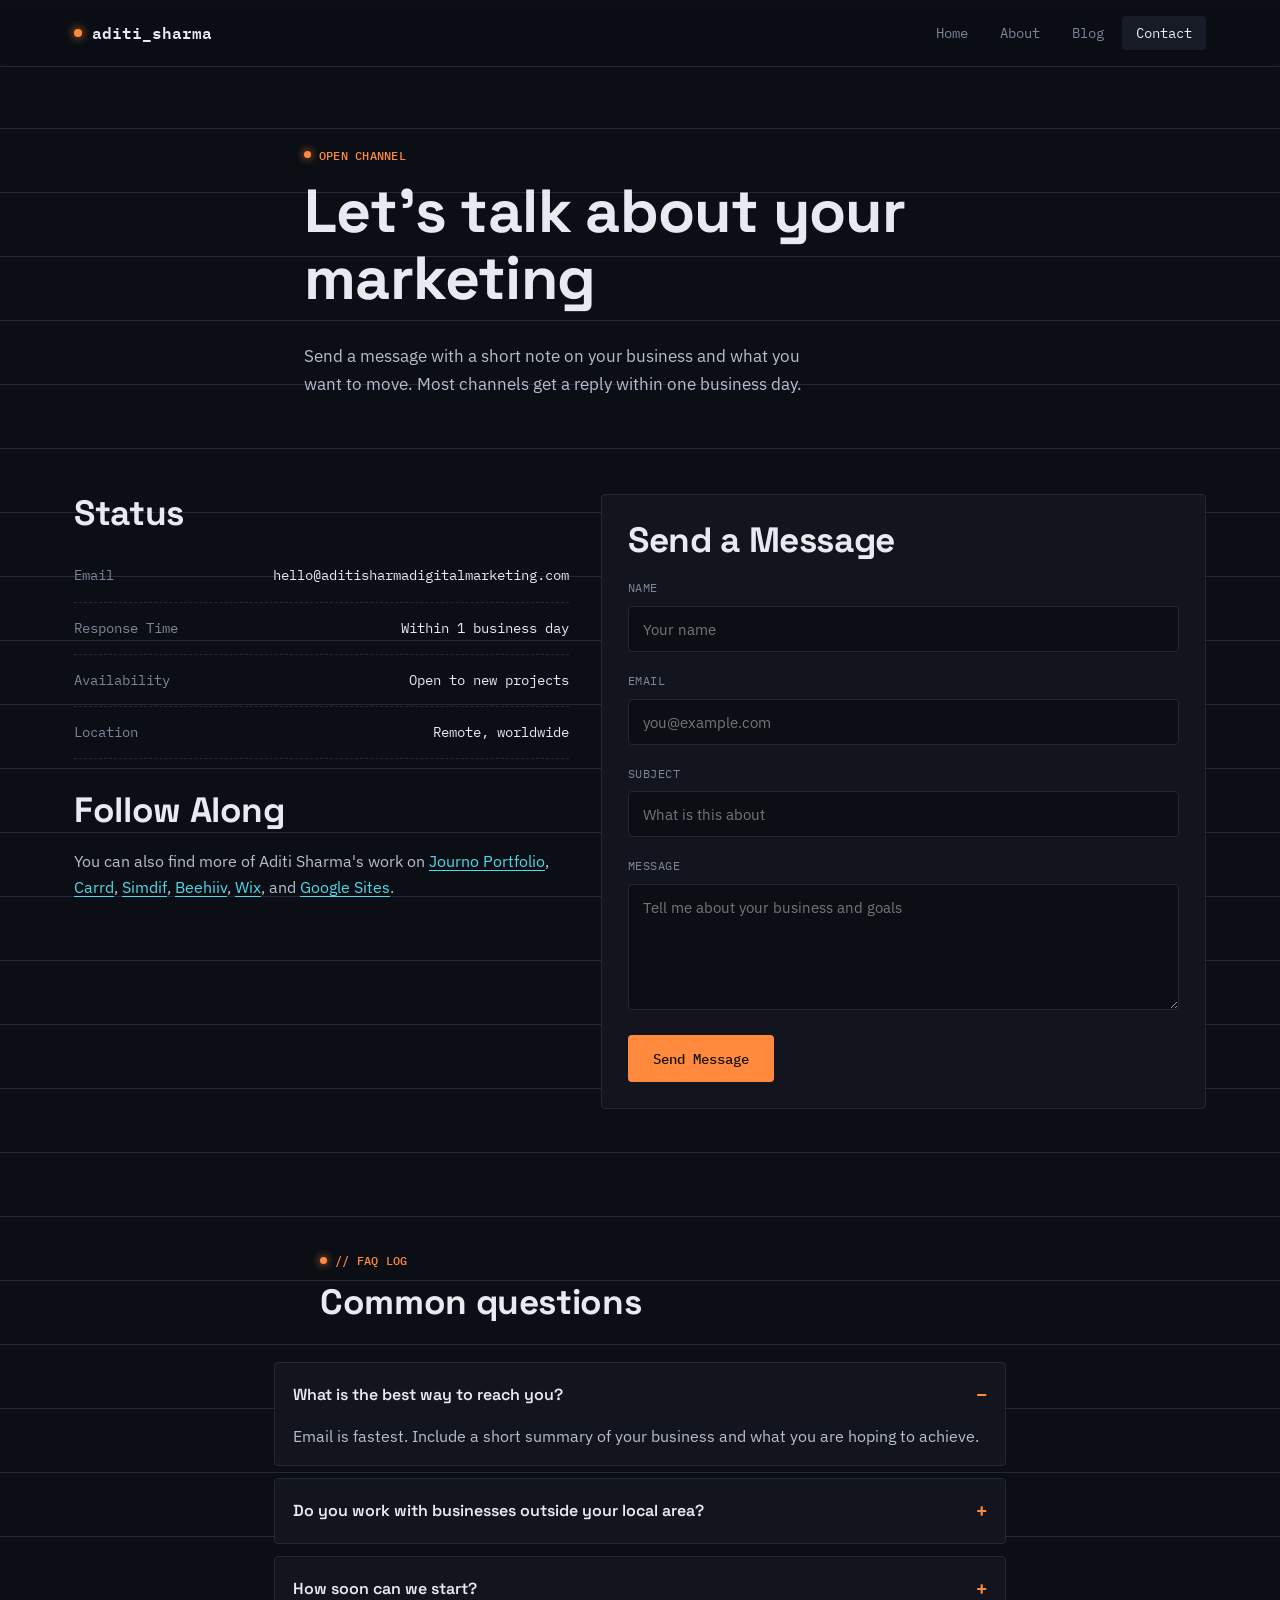
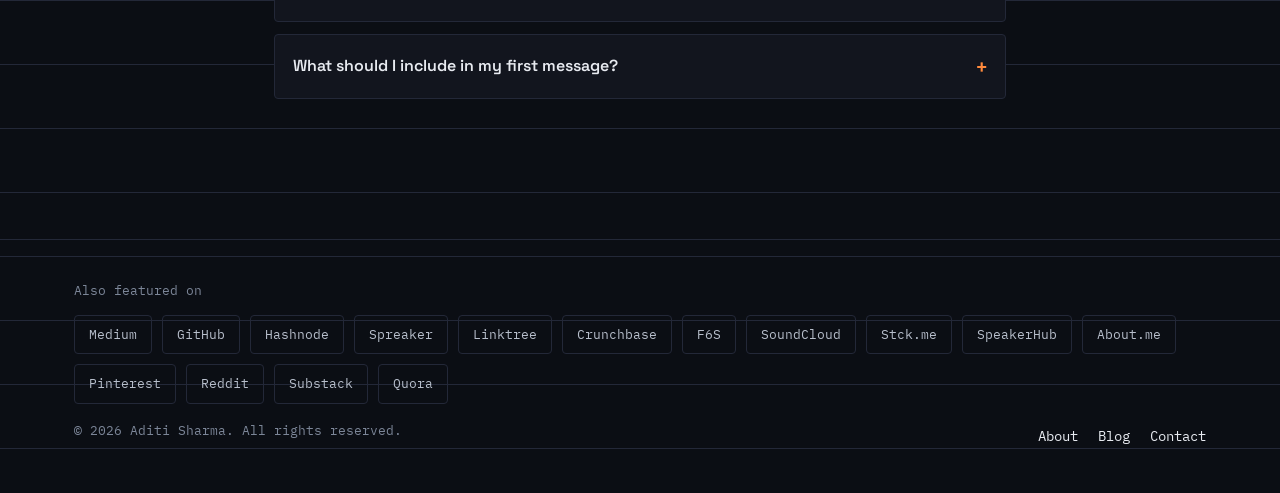
<file: contact.html>
<!DOCTYPE html>
<html lang="en">
<head>
<meta charset="UTF-8">
<meta name="viewport" content="width=device-width, initial-scale=1.0">
<title>Contact | Aditi Sharma Digital Marketing Specialist</title>
<meta name="description" content="Open a channel with Aditi Sharma, digital marketing specialist and digital marketing expert, to discuss SEO, paid media, content, or email marketing for your business.">
<meta name="keywords" content="Aditi Sharma, Aditi Sharma Digital Marketing Specialist, Aditi Sharma Digital Marketing Expert">
<meta name="robots" content="index, follow">

<link rel="icon" type="image/jpeg" href="Aditi%20Sharma%20Digital%20Marketing%20Specialist.jpeg">
<link rel="stylesheet" href="css/styles.css">
</head>
<body>

<header class="site-header">
  <nav class="nav">
    <a href="index.html" class="brand"><span class="dot"></span>aditi_sharma</a>
    <button class="nav-toggle" id="navToggle" aria-expanded="false" aria-controls="navLinks">Menu</button>
    <ul class="nav-links" id="navLinks">
      <li><a href="index.html">Home</a></li>
      <li><a href="about.html">About</a></li>
      <li><a href="blog.html">Blog</a></li>
      <li><a href="contact.html" aria-current="page">Contact</a></li>
    </ul>
  </nav>
</header>

<main>

  <section class="hero" style="padding-bottom: 10px;">
    <div class="wrap" style="grid-template-columns: 1fr; max-width: 720px;">
      <div class="hero-anim">
        <p class="tag">OPEN CHANNEL</p>
        <h1>Let's talk about your marketing</h1>
        <p class="hero-lede">Send a message with a short note on your business and what you want to move. Most channels get a reply within one business day.</p>
      </div>
    </div>
  </section>

  <section class="reveal">
    <div class="wrap contact-grid">
      <div>
        <h2>Status</h2>
        <ul class="status-list">
          <li><span class="k">Email</span><span class="v">hello@aditisharmadigitalmarketing.com</span></li>
          <li><span class="k">Response Time</span><span class="v">Within 1 business day</span></li>
          <li><span class="k">Availability</span><span class="v">Open to new projects</span></li>
          <li><span class="k">Location</span><span class="v">Remote, worldwide</span></li>
        </ul>

        <h2 style="margin-top: 32px;">Follow Along</h2>
        <p>You can also find more of Aditi Sharma's work on <a href="https://aditisharmadigitalmarketingspecialist.journoportfolio.com/" target="_blank" rel="noopener">Journo Portfolio</a>, <a href="https://aditisharmadigitalmarketing.carrd.co/" target="_blank" rel="noopener">Carrd</a>, <a href="https://aditisharmadigitalmarketingspecialist.simdif.com/" target="_blank" rel="noopener">Simdif</a>, <a href="https://aditi-sharma-digital-marketing.beehiiv.com/" target="_blank" rel="noopener">Beehiiv</a>, <a href="https://aditisharmadigital.wixsite.com/home/" target="_blank" rel="noopener">Wix</a>, and <a href="https://sites.google.com/view/aditisharmadigitalmarketing/home" target="_blank" rel="noopener">Google Sites</a>.</p>
      </div>

      <div class="panel">
        <h2>Send a Message</h2>
        <form action="mailto:hello@aditisharmadigitalmarketing.com" method="post" enctype="text/plain">
          <div class="form-field">
            <label for="name">Name</label>
            <input type="text" id="name" name="name" placeholder="Your name" required>
          </div>
          <div class="form-field">
            <label for="email">Email</label>
            <input type="email" id="email" name="email" placeholder="you@example.com" required>
          </div>
          <div class="form-field">
            <label for="subject">Subject</label>
            <input type="text" id="subject" name="subject" placeholder="What is this about">
          </div>
          <div class="form-field">
            <label for="message">Message</label>
            <textarea id="message" name="message" rows="5" placeholder="Tell me about your business and goals" required></textarea>
          </div>
          <button type="submit" class="btn btn-primary">Send Message</button>
        </form>
      </div>
    </div>
  </section>

  <section class="reveal">
    <div class="wrap" style="max-width: 780px;">
      <div class="section-head">
        <p class="tag">// FAQ LOG</p>
        <h2>Common questions</h2>
      </div>

      <details class="faq" open>
        <summary>What is the best way to reach you?</summary>
        <p>Email is fastest. Include a short summary of your business and what you are hoping to achieve.</p>
      </details>
      <details class="faq">
        <summary>Do you work with businesses outside your local area?</summary>
        <p>Yes, all work is remote, so location does not limit a project.</p>
      </details>
      <details class="faq">
        <summary>How soon can we start?</summary>
        <p>Most new projects begin within one to two weeks of an initial conversation, depending on current availability.</p>
      </details>
      <details class="faq">
        <summary>What should I include in my first message?</summary>
        <p>A short overview of your business, current marketing efforts, and the one goal you care about most right now.</p>
      </details>
    </div>
  </section>

</main>

<footer class="site-footer">
  <div class="wrap" style="padding-bottom: 8px;">
    <p class="footer-note" style="margin-bottom: 14px;">Also featured on</p>
    <div class="pill-row" style="margin-bottom: 8px;">
      <a href="https://medium.com/@aditisharmadigitalmarketing" class="link-chip" target="_blank" rel="noopener">Medium</a>
      <a href="https://github.com/aditisharmadigitalmarketing/" class="link-chip" target="_blank" rel="noopener">GitHub</a>
      <a href="https://aditisharmadigitalmarketingspecialist.hashnode.dev/" class="link-chip" target="_blank" rel="noopener">Hashnode</a>
      <a href="https://www.spreaker.com/podcast/aditi-sharma-digital-marketing-specialis--7137764" class="link-chip" target="_blank" rel="noopener">Spreaker</a>
      <a href="https://linktr.ee/aditisharmadigitalmarketing" class="link-chip" target="_blank" rel="noopener">Linktree</a>
      <a href="https://www.crunchbase.com/person/aditi-sharma-digital-marketing-specialist" class="link-chip" target="_blank" rel="noopener">Crunchbase</a>
      <a href="https://f6s.com/aditisharmadigitalmarketing#about" class="link-chip" target="_blank" rel="noopener">F6S</a>
      <a href="https://soundcloud.com/aditisharmaexpert" class="link-chip" target="_blank" rel="noopener">SoundCloud</a>
      <a href="https://aditisharmadigitalmarketing.stck.me/profile" class="link-chip" target="_blank" rel="noopener">Stck.me</a>
      <a href="https://speakerhub.com/speaker/aditi-sharma" class="link-chip" target="_blank" rel="noopener">SpeakerHub</a>
      <a href="https://about.me/aditisharmadigitalmarketing/" class="link-chip" target="_blank" rel="noopener">About.me</a>
      <a href="https://www.pinterest.com/aditisharmadigitalmarketing/" class="link-chip" target="_blank" rel="noopener">Pinterest</a>
      <a href="https://www.reddit.com/user/aditisharmamarketing/" class="link-chip" target="_blank" rel="noopener">Reddit</a>
      <a href="https://substack.com/@aditisharmadigitalmarketing" class="link-chip" target="_blank" rel="noopener">Substack</a>
      <a href="https://aditisharmadigitalmarketingspecialist.quora.com/" class="link-chip" target="_blank" rel="noopener">Quora</a>
    </div>
  </div>
  <div class="wrap footer-grid">
    <p class="footer-note">© 2026 Aditi Sharma. All rights reserved.</p>
    <ul class="footer-links">
      <li><a href="about.html">About</a></li>
      <li><a href="blog.html">Blog</a></li>
      <li><a href="contact.html">Contact</a></li>
    </ul>
  </div>
</footer>

<script src="js/main.js"></script>

</body>
</html>
</file>
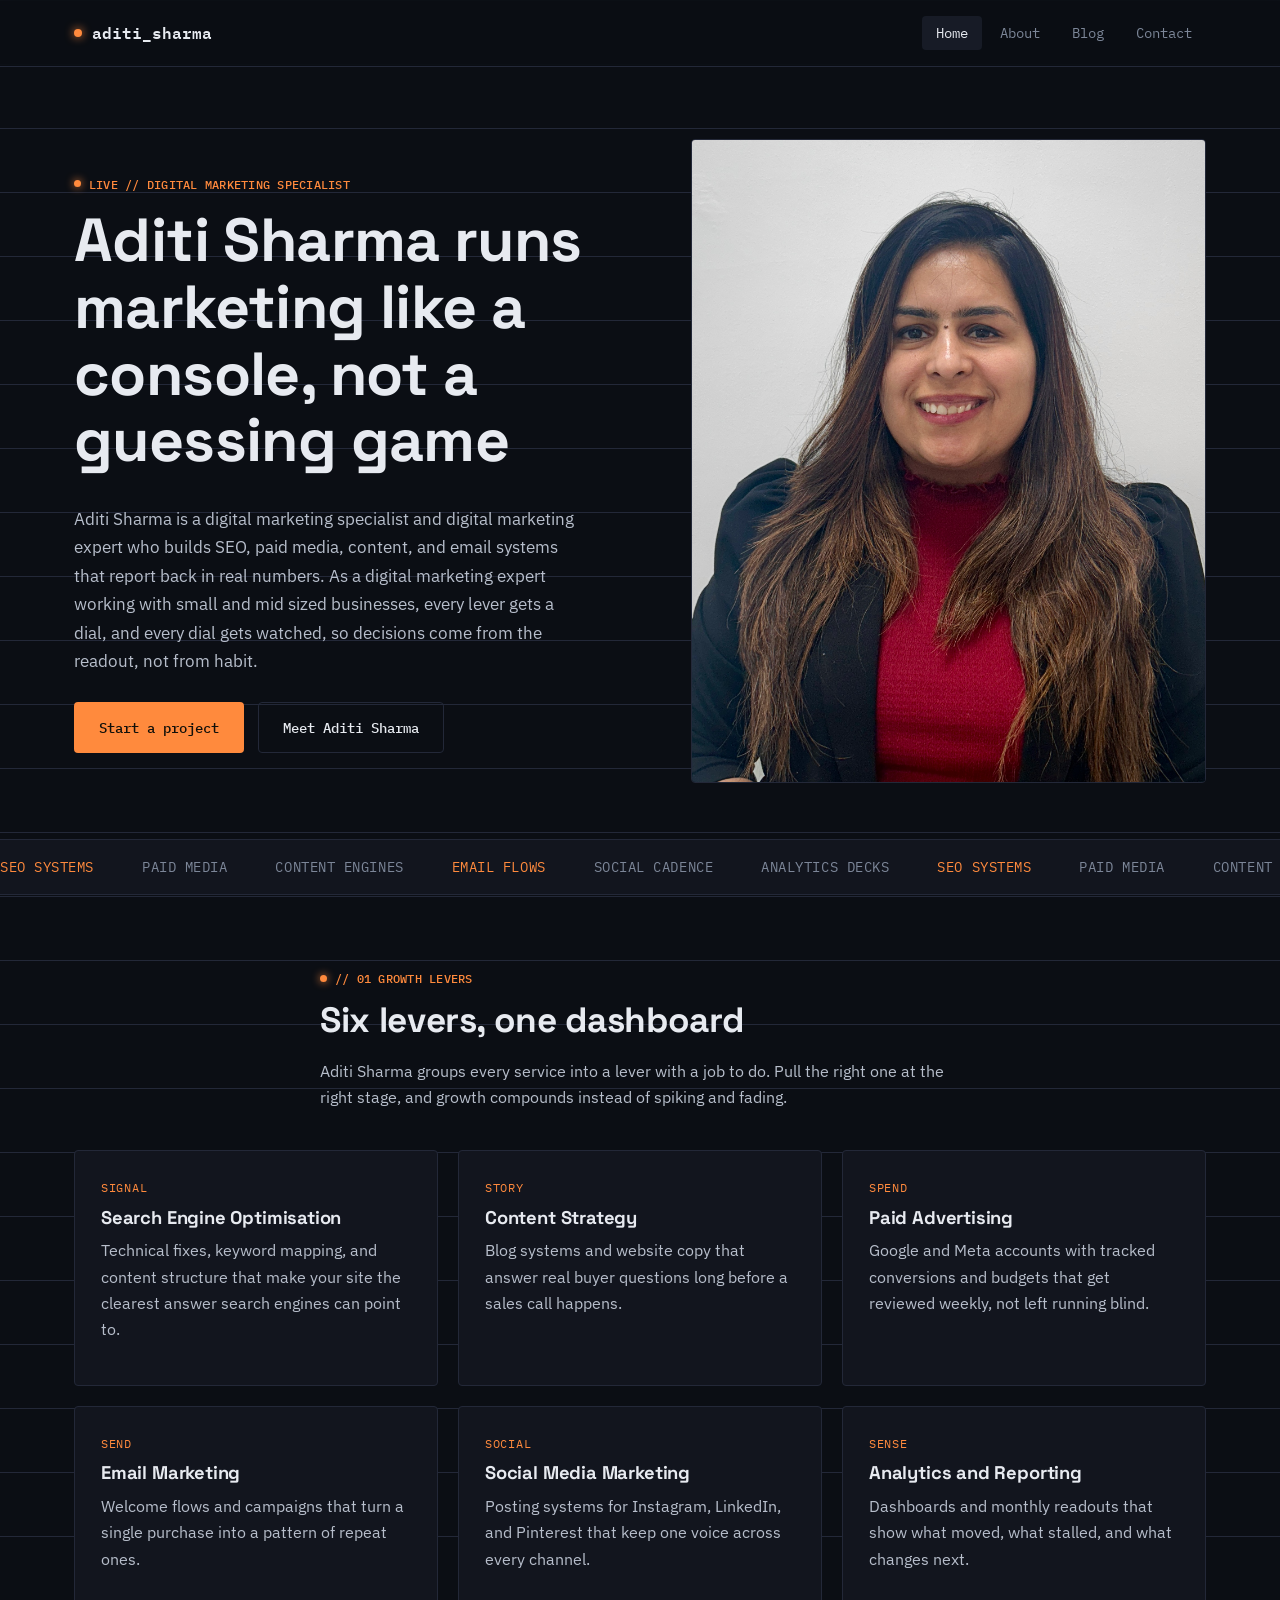
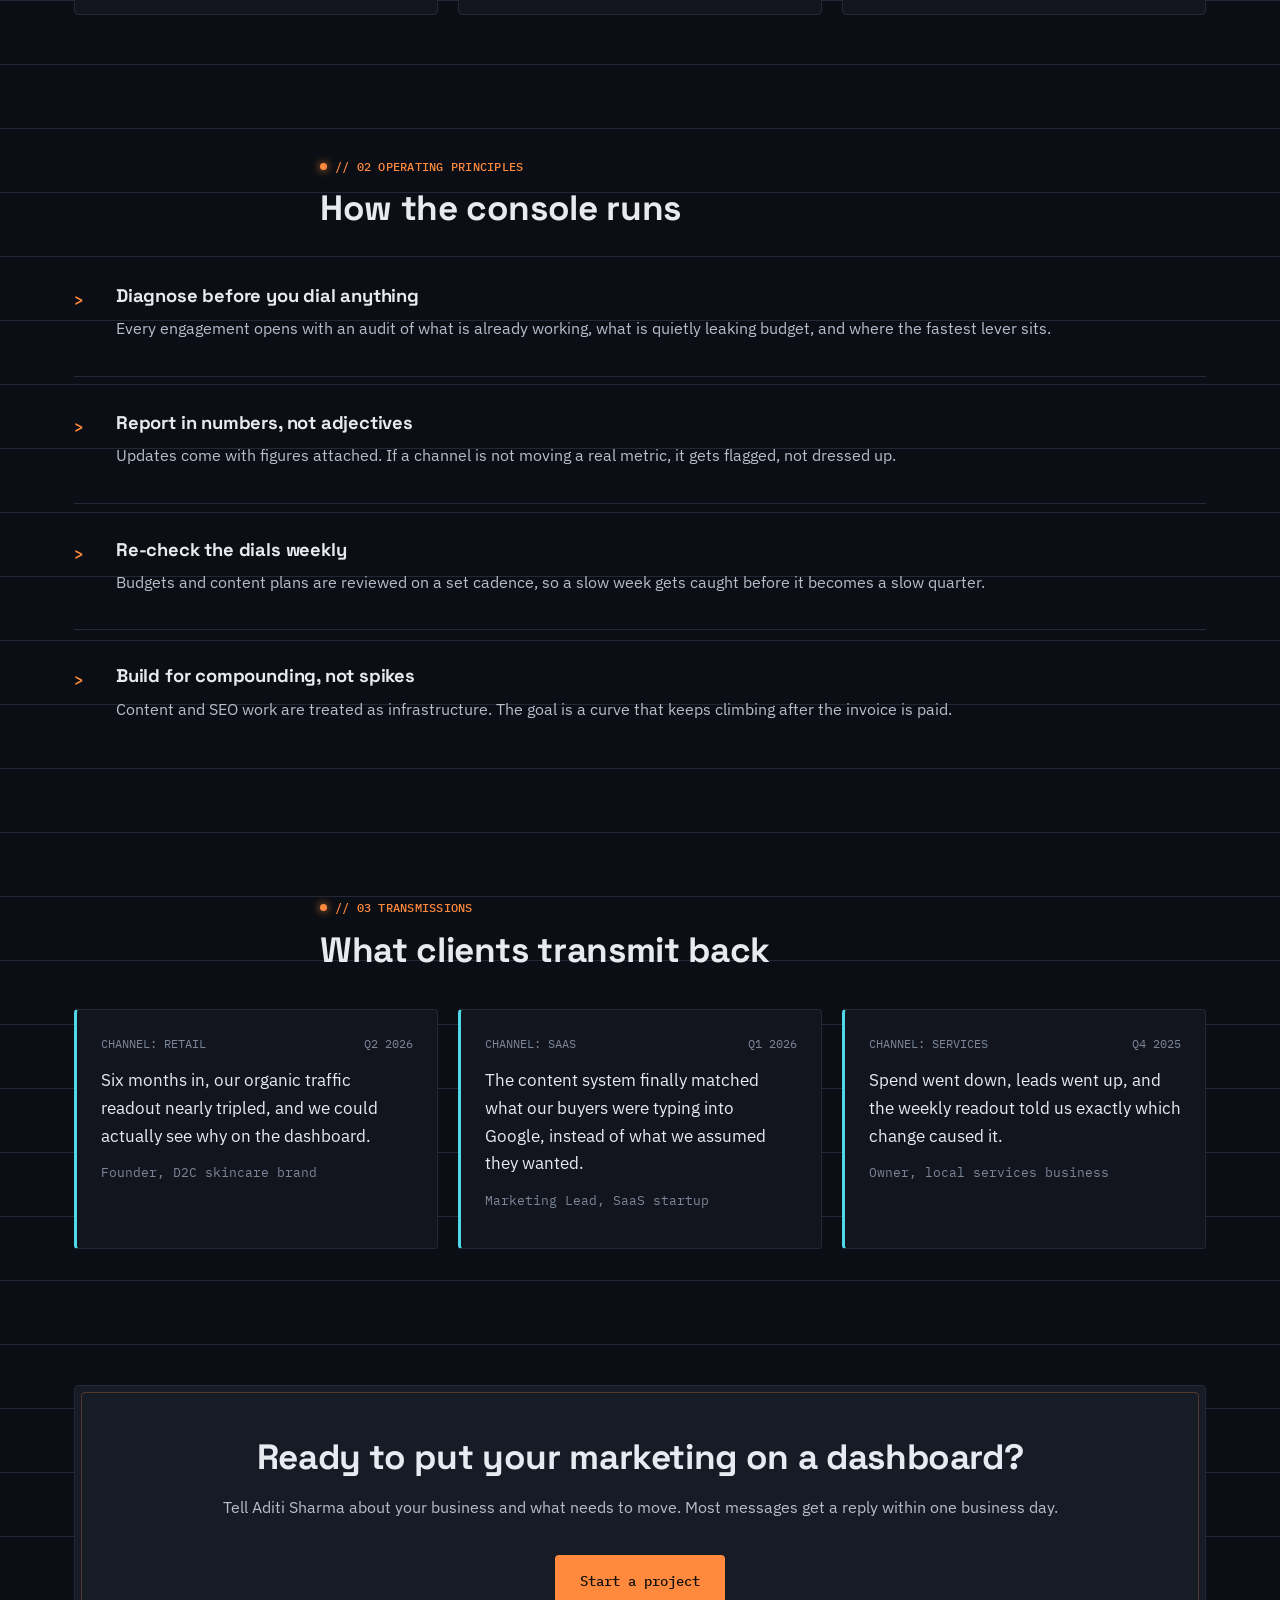
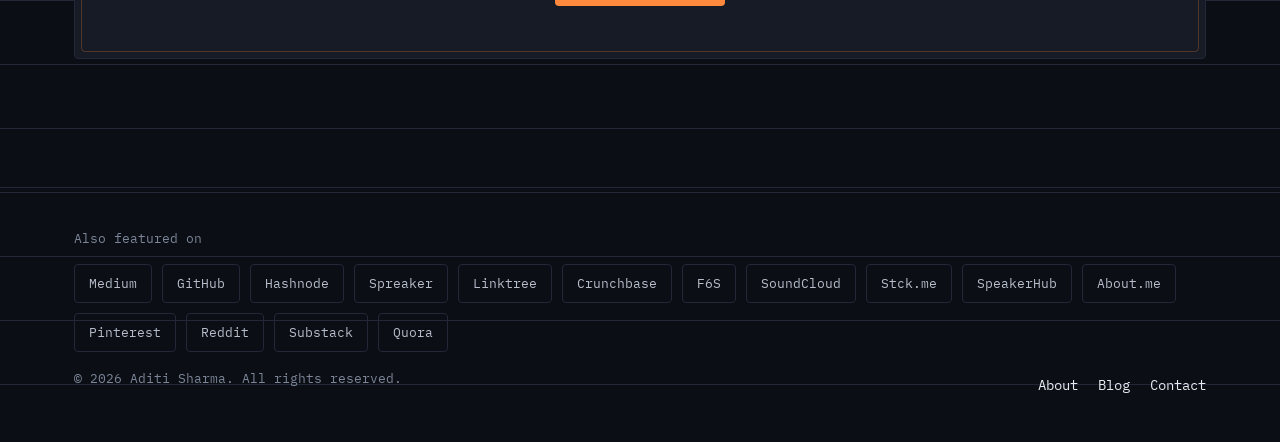
<file: index (2).html>
<!DOCTYPE html>
<html lang="en">
<head>
<meta charset="UTF-8">
<meta name="viewport" content="width=device-width, initial-scale=1.0">
<title>Aditi Sharma Digital Marketing Specialist | Performance Marketing Console</title>
<meta name="description" content="Aditi Sharma is a digital marketing specialist and digital marketing expert who runs SEO, paid media, content, and email like a live dashboard, not a guessing game. See the six levers behind every campaign.">
<meta name="keywords" content="Aditi Sharma, Aditi Sharma Digital Marketing Specialist, Aditi Sharma Digital Marketing Expert">
<meta name="author" content="Aditi Sharma">
<meta name="robots" content="index, follow">

<meta property="og:type" content="website">
<meta property="og:title" content="Aditi Sharma Digital Marketing Specialist">
<meta property="og:description" content="Performance marketing run like a live dashboard: SEO, paid media, content, and email, all measured, all visible.">

<link rel="icon" type="image/jpeg" href="Aditi%20Sharma%20Digital%20Marketing%20Specialist.jpeg">
<link rel="stylesheet" href="css/styles.css">
<script type="application/ld+json">
{
  "@context": "https://schema.org",
  "@type": "Person",
  "name": "Aditi Sharma",
  "alternateName": ["Aditi Sharma Digital Marketing Specialist", "Aditi Sharma Digital Marketing Expert"],
  "jobTitle": "Digital Marketing Specialist",
  "knowsAbout": ["SEO", "Paid Media", "Content Strategy", "Email Marketing", "Social Media Marketing", "Marketing Analytics"]
}
</script>
</head>
<body>

<header class="site-header">
  <nav class="nav">
    <a href="index.html" class="brand"><span class="dot"></span>aditi_sharma</a>
    <button class="nav-toggle" id="navToggle" aria-expanded="false" aria-controls="navLinks">Menu</button>
    <ul class="nav-links" id="navLinks">
      <li><a href="index.html" aria-current="page">Home</a></li>
      <li><a href="about.html">About</a></li>
      <li><a href="blog.html">Blog</a></li>
      <li><a href="contact.html">Contact</a></li>
    </ul>
  </nav>
</header>

<main>

  <section class="hero">
    <div class="wrap">
      <div>
        <p class="tag hero-anim">LIVE // DIGITAL MARKETING SPECIALIST</p>
        <h1 class="hero-anim d1">Aditi Sharma runs marketing like a console, not a guessing game</h1>
        <p class="hero-lede hero-anim d2">Aditi Sharma is a digital marketing specialist and digital marketing expert who builds SEO, paid media, content, and email systems that report back in real numbers. As a digital marketing expert working with small and mid sized businesses, every lever gets a dial, and every dial gets watched, so decisions come from the readout, not from habit.</p>
        <div class="hero-actions hero-anim d3">
          <a href="contact.html" class="btn btn-primary">Start a project</a>
          <a href="about.html" class="btn btn-outline">Meet Aditi Sharma</a>
        </div>
      </div>

      <div class="console hero-anim d4">
        <img src="Aditi%20Sharma%20Digital%20Marketing%20Specialist.jpeg" alt="Aditi Sharma, Digital Marketing Specialist and Digital Marketing Expert" loading="lazy" style="display:block; width:100%; aspect-ratio: 4/5; object-fit: cover;">
      </div>
    </div>
  </section>

  <div class="marquee">
    <div class="marquee-track">
      <span class="hl">SEO SYSTEMS</span>
      <span>PAID MEDIA</span>
      <span>CONTENT ENGINES</span>
      <span class="hl">EMAIL FLOWS</span>
      <span>SOCIAL CADENCE</span>
      <span>ANALYTICS DECKS</span>
      <span class="hl">SEO SYSTEMS</span>
      <span>PAID MEDIA</span>
      <span>CONTENT ENGINES</span>
      <span class="hl">EMAIL FLOWS</span>
      <span>SOCIAL CADENCE</span>
      <span>ANALYTICS DECKS</span>
    </div>
  </div>

  <section class="reveal">
    <div class="wrap">
      <div class="section-head">
        <p class="tag">// 01 GROWTH LEVERS</p>
        <h2>Six levers, one dashboard</h2>
        <p>Aditi Sharma groups every service into a lever with a job to do. Pull the right one at the right stage, and growth compounds instead of spiking and fading.</p>
      </div>

      <div class="grid-3 reveal-stagger">
        <div class="panel">
          <span class="lever">SIGNAL</span>
          <h3>Search Engine Optimisation</h3>
          <p>Technical fixes, keyword mapping, and content structure that make your site the clearest answer search engines can point to.</p>
        </div>
        <div class="panel">
          <span class="lever">STORY</span>
          <h3>Content Strategy</h3>
          <p>Blog systems and website copy that answer real buyer questions long before a sales call happens.</p>
        </div>
        <div class="panel">
          <span class="lever">SPEND</span>
          <h3>Paid Advertising</h3>
          <p>Google and Meta accounts with tracked conversions and budgets that get reviewed weekly, not left running blind.</p>
        </div>
        <div class="panel">
          <span class="lever">SEND</span>
          <h3>Email Marketing</h3>
          <p>Welcome flows and campaigns that turn a single purchase into a pattern of repeat ones.</p>
        </div>
        <div class="panel">
          <span class="lever">SOCIAL</span>
          <h3>Social Media Marketing</h3>
          <p>Posting systems for Instagram, LinkedIn, and Pinterest that keep one voice across every channel.</p>
        </div>
        <div class="panel">
          <span class="lever">SENSE</span>
          <h3>Analytics and Reporting</h3>
          <p>Dashboards and monthly readouts that show what moved, what stalled, and what changes next.</p>
        </div>
      </div>
    </div>
  </section>

  <section class="reveal">
    <div class="wrap">
      <div class="section-head">
        <p class="tag">// 02 OPERATING PRINCIPLES</p>
        <h2>How the console runs</h2>
      </div>

      <div class="log">
        <div class="log-item">
          <span class="arrow">&gt;</span>
          <div>
            <h3>Diagnose before you dial anything</h3>
            <p>Every engagement opens with an audit of what is already working, what is quietly leaking budget, and where the fastest lever sits.</p>
          </div>
        </div>
        <div class="log-item">
          <span class="arrow">&gt;</span>
          <div>
            <h3>Report in numbers, not adjectives</h3>
            <p>Updates come with figures attached. If a channel is not moving a real metric, it gets flagged, not dressed up.</p>
          </div>
        </div>
        <div class="log-item">
          <span class="arrow">&gt;</span>
          <div>
            <h3>Re-check the dials weekly</h3>
            <p>Budgets and content plans are reviewed on a set cadence, so a slow week gets caught before it becomes a slow quarter.</p>
          </div>
        </div>
        <div class="log-item">
          <span class="arrow">&gt;</span>
          <div>
            <h3>Build for compounding, not spikes</h3>
            <p>Content and SEO work are treated as infrastructure. The goal is a curve that keeps climbing after the invoice is paid.</p>
          </div>
        </div>
      </div>
    </div>
  </section>

  <section class="reveal">
    <div class="wrap">
      <div class="section-head">
        <p class="tag">// 03 TRANSMISSIONS</p>
        <h2>What clients transmit back</h2>
      </div>

      <div class="grid-3 reveal-stagger">
        <div class="transmission">
          <div class="head"><span>CHANNEL: RETAIL</span><span>Q2 2026</span></div>
          <blockquote>Six months in, our organic traffic readout nearly tripled, and we could actually see why on the dashboard.</blockquote>
          <p class="source">Founder, D2C skincare brand</p>
        </div>
        <div class="transmission">
          <div class="head"><span>CHANNEL: SAAS</span><span>Q1 2026</span></div>
          <blockquote>The content system finally matched what our buyers were typing into Google, instead of what we assumed they wanted.</blockquote>
          <p class="source">Marketing Lead, SaaS startup</p>
        </div>
        <div class="transmission">
          <div class="head"><span>CHANNEL: SERVICES</span><span>Q4 2025</span></div>
          <blockquote>Spend went down, leads went up, and the weekly readout told us exactly which change caused it.</blockquote>
          <p class="source">Owner, local services business</p>
        </div>
      </div>
    </div>
  </section>

  <section class="reveal">
    <div class="wrap">
      <div class="cta-band">
        <h2>Ready to put your marketing on a dashboard?</h2>
        <p>Tell Aditi Sharma about your business and what needs to move. Most messages get a reply within one business day.</p>
        <a href="contact.html" class="btn btn-primary" style="margin-top: 18px;">Start a project</a>
      </div>
    </div>
  </section>

</main>

<footer class="site-footer">
  <div class="wrap" style="padding-bottom: 8px;">
    <p class="footer-note" style="margin-bottom: 14px;">Also featured on</p>
    <div class="pill-row" style="margin-bottom: 8px;">
      <a href="https://medium.com/@aditisharmadigitalmarketing" class="link-chip" target="_blank" rel="noopener">Medium</a>
      <a href="https://github.com/aditisharmadigitalmarketing/" class="link-chip" target="_blank" rel="noopener">GitHub</a>
      <a href="https://aditisharmadigitalmarketingspecialist.hashnode.dev/" class="link-chip" target="_blank" rel="noopener">Hashnode</a>
      <a href="https://www.spreaker.com/podcast/aditi-sharma-digital-marketing-specialis--7137764" class="link-chip" target="_blank" rel="noopener">Spreaker</a>
      <a href="https://linktr.ee/aditisharmadigitalmarketing" class="link-chip" target="_blank" rel="noopener">Linktree</a>
      <a href="https://www.crunchbase.com/person/aditi-sharma-digital-marketing-specialist" class="link-chip" target="_blank" rel="noopener">Crunchbase</a>
      <a href="https://f6s.com/aditisharmadigitalmarketing#about" class="link-chip" target="_blank" rel="noopener">F6S</a>
      <a href="https://soundcloud.com/aditisharmaexpert" class="link-chip" target="_blank" rel="noopener">SoundCloud</a>
      <a href="https://aditisharmadigitalmarketing.stck.me/profile" class="link-chip" target="_blank" rel="noopener">Stck.me</a>
      <a href="https://speakerhub.com/speaker/aditi-sharma" class="link-chip" target="_blank" rel="noopener">SpeakerHub</a>
      <a href="https://about.me/aditisharmadigitalmarketing/" class="link-chip" target="_blank" rel="noopener">About.me</a>
      <a href="https://www.pinterest.com/aditisharmadigitalmarketing/" class="link-chip" target="_blank" rel="noopener">Pinterest</a>
      <a href="https://www.reddit.com/user/aditisharmamarketing/" class="link-chip" target="_blank" rel="noopener">Reddit</a>
      <a href="https://substack.com/@aditisharmadigitalmarketing" class="link-chip" target="_blank" rel="noopener">Substack</a>
      <a href="https://aditisharmadigitalmarketingspecialist.quora.com/" class="link-chip" target="_blank" rel="noopener">Quora</a>
    </div>
  </div>
  <div class="wrap footer-grid">
    <p class="footer-note">© 2026 Aditi Sharma. All rights reserved.</p>
    <ul class="footer-links">
      <li><a href="about.html">About</a></li>
      <li><a href="blog.html">Blog</a></li>
      <li><a href="contact.html">Contact</a></li>
    </ul>
  </div>
</footer>

<script src="js/main.js"></script>

</body>
</html>
</file>
<file: css/styles.css>
/* =========================================================
   Aditi Sharma | Digital Marketing Specialist
   "Console" theme — data-dashboard aesthetic
   ========================================================= */
@import url('https://fonts.googleapis.com/css2?family=Space+Grotesk:wght@500;600;700&family=IBM+Plex+Sans:wght@400;500;600;700&family=IBM+Plex+Mono:wght@400;500;600&display=swap');

:root{
  --bg: #0B0E14;
  --surface: #12151E;
  --surface-raised: #171B26;
  --grid-line: #232838;
  --ink: #E7EAF0;
  --ink-soft: #B7BECB;
  --muted: #7C8698;
  --amber: #FF8A3D;
  --cyan: #4FD8E8;
  --ok: #6EE7A8;

  --font-display: 'Space Grotesk', sans-serif;
  --font-body: 'IBM Plex Sans', sans-serif;
  --font-mono: 'IBM Plex Mono', monospace;

  --max-width: 1180px;
  --radius: 4px;
}

*{ box-sizing: border-box; }

html{ scroll-behavior: smooth; }

body{
  margin: 0;
  background:
    linear-gradient(var(--grid-line) 1px, transparent 1px) 0 0 / 100% 64px,
    var(--bg);
  color: var(--ink);
  font-family: var(--font-body);
  line-height: 1.65;
  -webkit-font-smoothing: antialiased;
}

img{ max-width: 100%; display: block; }
a{ color: inherit; text-decoration: none; }

h1, h2, h3, h4{
  font-family: var(--font-display);
  color: var(--ink);
  line-height: 1.1;
  margin: 0 0 0.5em;
  font-weight: 700;
  letter-spacing: -0.01em;
}

h1{ font-size: clamp(2.4rem, 5vw, 3.8rem); }
h2{ font-size: clamp(1.6rem, 3vw, 2.2rem); }
h3{ font-size: 1.15rem; }

p{ margin: 0 0 1em; color: var(--ink-soft); }

.mono{ font-family: var(--font-mono); }

.tag{
  display: inline-flex;
  align-items: center;
  gap: 8px;
  font-family: var(--font-mono);
  font-weight: 500;
  letter-spacing: 0.02em;
  font-size: 0.78rem;
  color: var(--amber);
  margin-bottom: 1em;
}

.tag::before{
  content: '';
  width: 7px;
  height: 7px;
  border-radius: 50%;
  background: var(--amber);
  box-shadow: 0 0 8px var(--amber);
}

.wrap{
  max-width: var(--max-width);
  margin: 0 auto;
  padding: 0 24px;
}

/* ---------------- Header ---------------- */
.site-header{
  position: sticky;
  top: 0;
  z-index: 50;
  background: rgba(11, 14, 20, 0.88);
  backdrop-filter: blur(8px);
  border-bottom: 1px solid var(--grid-line);
}

.nav{
  display: flex;
  align-items: center;
  justify-content: space-between;
  padding: 20px 24px;
  max-width: var(--max-width);
  margin: 0 auto;
}

.brand{
  font-family: var(--font-mono);
  font-weight: 600;
  font-size: 1rem;
  color: var(--ink);
  display: flex;
  align-items: center;
  gap: 10px;
}

.brand .dot{
  width: 8px;
  height: 8px;
  border-radius: 50%;
  background: var(--amber);
  box-shadow: 0 0 10px var(--amber);
}

.nav-links{
  display: flex;
  gap: 4px;
  list-style: none;
  margin: 0;
  padding: 0;
  font-family: var(--font-mono);
  font-size: 0.85rem;
}

.nav-links a{
  padding: 8px 14px;
  border-radius: var(--radius);
  color: var(--muted);
  transition: color 0.2s ease, background 0.2s ease;
}

.nav-links a:hover,
.nav-links a[aria-current="page"]{
  color: var(--ink);
  background: var(--surface-raised);
}

.nav-toggle{
  display: none;
}

/* ---------------- Buttons ---------------- */
.btn{
  display: inline-flex;
  align-items: center;
  gap: 10px;
  padding: 13px 24px;
  border-radius: var(--radius);
  font-family: var(--font-mono);
  font-weight: 500;
  font-size: 0.9rem;
  border: 1px solid transparent;
  cursor: pointer;
  transition: transform 0.15s ease, background 0.15s ease, border-color 0.15s ease;
}

.btn-primary{
  background: var(--amber);
  color: #12100A;
}

.btn-primary:hover{
  transform: translateY(-1px);
  background: #ffa363;
}

.btn-outline{
  background: transparent;
  border-color: var(--grid-line);
  color: var(--ink);
}

.btn-outline:hover{
  border-color: var(--amber);
  color: var(--amber);
}

.btn:focus-visible{
  outline: 2px solid var(--cyan);
  outline-offset: 2px;
}

/* ---------------- Hero ---------------- */
.hero{ padding: 72px 0 56px; }

.hero .wrap{
  display: grid;
  grid-template-columns: 1.05fr 0.95fr;
  gap: 48px;
  align-items: center;
}

.hero-lede{
  font-size: 1.08rem;
  max-width: 50ch;
}

.hero-actions{
  display: flex;
  gap: 14px;
  margin-top: 26px;
  flex-wrap: wrap;
}

/* Console readout panel */
.console{
  background: var(--surface);
  border: 1px solid var(--grid-line);
  border-radius: var(--radius);
  overflow: hidden;
}

.console-bar{
  display: flex;
  align-items: center;
  gap: 8px;
  padding: 10px 16px;
  border-bottom: 1px solid var(--grid-line);
  font-family: var(--font-mono);
  font-size: 0.72rem;
  color: var(--muted);
}

.console-bar span.led{
  width: 7px;
  height: 7px;
  border-radius: 50%;
  background: var(--grid-line);
}

.console-bar span.led.live{
  background: var(--ok);
  box-shadow: 0 0 6px var(--ok);
}

.console-body{ padding: 22px; }

.readout{
  display: flex;
  justify-content: space-between;
  align-items: baseline;
  padding: 12px 0;
  border-bottom: 1px dashed var(--grid-line);
  font-family: var(--font-mono);
}

.readout:last-child{ border-bottom: none; }

.readout .label{
  font-size: 0.78rem;
  color: var(--muted);
  text-transform: uppercase;
  letter-spacing: 0.04em;
}

.readout .value{
  font-size: 1.3rem;
  font-weight: 600;
  color: var(--cyan);
}

.readout .value.amber{ color: var(--amber); }
.readout .value.ok{ color: var(--ok); }

.meter{
  height: 4px;
  background: var(--grid-line);
  border-radius: 2px;
  overflow: hidden;
  margin-top: 8px;
}

.meter span{
  display: block;
  height: 100%;
  background: var(--cyan);
  border-radius: 2px;
  width: 0%;
  transition: width 1.4s cubic-bezier(0.16, 1, 0.3, 1);
}

.meter span.amber{ background: var(--amber); }
.meter span.ok{ background: var(--ok); }

.meter.filled span{ width: var(--fill, 70%); }

/* ---------------- Marquee ---------------- */
.marquee{
  border-top: 1px solid var(--grid-line);
  border-bottom: 1px solid var(--grid-line);
  background: var(--surface);
  overflow: hidden;
  padding: 16px 0;
}

.marquee-track{
  display: flex;
  gap: 48px;
  white-space: nowrap;
  animation: scrollLeft 28s linear infinite;
  width: max-content;
}

.marquee-track span{
  font-family: var(--font-mono);
  font-size: 0.85rem;
  color: var(--muted);
  letter-spacing: 0.04em;
}

.marquee-track span.hl{ color: var(--amber); }

@keyframes scrollLeft{
  from{ transform: translateX(0); }
  to{ transform: translateX(-50%); }
}

/* ---------------- Sections ---------------- */
section{ padding: 68px 0; }

.section-head{
  max-width: 640px;
  margin: 0 auto 40px;
}

.section-head.center{ text-align: center; margin-left: auto; margin-right: auto; }

.grid-3{
  display: grid;
  grid-template-columns: repeat(3, 1fr);
  gap: 20px;
}

.grid-2{
  display: grid;
  grid-template-columns: repeat(2, 1fr);
  gap: 20px;
}

.panel{
  background: var(--surface);
  border: 1px solid var(--grid-line);
  border-radius: var(--radius);
  padding: 26px;
  transition: border-color 0.2s ease, transform 0.2s ease;
}

.panel:hover{
  border-color: var(--amber);
  transform: translateY(-3px);
}

.panel .lever{
  font-family: var(--font-mono);
  color: var(--amber);
  font-size: 0.78rem;
  letter-spacing: 0.06em;
  margin-bottom: 10px;
  display: block;
}

/* Terminal-log style list */
.log{
  display: flex;
  flex-direction: column;
  gap: 18px;
}

.log-item{
  display: grid;
  grid-template-columns: 28px 1fr;
  gap: 14px;
  padding: 18px 0;
  border-bottom: 1px solid var(--grid-line);
}

.log-item:last-child{ border-bottom: none; }

.log-item .arrow{
  font-family: var(--font-mono);
  color: var(--amber);
  font-weight: 600;
}

/* Transmission / testimonial cards */
.transmission{
  background: var(--surface);
  border: 1px solid var(--grid-line);
  border-left: 3px solid var(--cyan);
  border-radius: var(--radius);
  padding: 24px;
}

.transmission .head{
  display: flex;
  justify-content: space-between;
  font-family: var(--font-mono);
  font-size: 0.72rem;
  color: var(--muted);
  margin-bottom: 14px;
}

.transmission blockquote{
  margin: 0 0 12px;
  font-family: var(--font-body);
  font-size: 1.05rem;
  color: var(--ink);
}

.transmission .source{
  font-family: var(--font-mono);
  font-size: 0.8rem;
  color: var(--muted);
}

/* ---------------- CTA band ---------------- */
.cta-band{
  background: var(--surface-raised);
  border: 1px solid var(--grid-line);
  border-radius: var(--radius);
  padding: 52px;
  text-align: center;
  position: relative;
}

.cta-band::before{
  content: '';
  position: absolute;
  inset: 0;
  border-radius: var(--radius);
  border: 1px solid var(--amber);
  opacity: 0.25;
  pointer-events: none;
  margin: 6px;
}

/* ---------------- Skill rail ---------------- */
.skill-rail{
  display: flex;
  flex-wrap: wrap;
  gap: 10px;
}

.skill-chip{
  font-family: var(--font-mono);
  font-size: 0.8rem;
  border: 1px solid var(--grid-line);
  border-radius: var(--radius);
  padding: 8px 14px;
  color: var(--ink-soft);
}

/* ---------------- Contact ---------------- */
.contact-grid{
  display: grid;
  grid-template-columns: 0.9fr 1.1fr;
  gap: 32px;
  align-items: start;
}

.status-list{
  list-style: none;
  padding: 0;
  margin: 0;
}

.status-list li{
  display: flex;
  justify-content: space-between;
  padding: 14px 0;
  border-bottom: 1px dashed var(--grid-line);
  font-family: var(--font-mono);
  font-size: 0.88rem;
}

.status-list li .k{ color: var(--muted); }
.status-list li .v{ color: var(--ink); }

.form-field{ margin-bottom: 18px; }

.form-field label{
  display: block;
  font-family: var(--font-mono);
  font-size: 0.78rem;
  text-transform: uppercase;
  letter-spacing: 0.04em;
  margin-bottom: 8px;
  color: var(--muted);
}

.form-field input,
.form-field textarea{
  width: 100%;
  padding: 12px 14px;
  border-radius: var(--radius);
  border: 1px solid var(--grid-line);
  background: var(--bg);
  font-family: var(--font-body);
  font-size: 0.95rem;
  color: var(--ink);
}

.form-field input:focus,
.form-field textarea:focus{
  outline: 1px solid var(--cyan);
  border-color: var(--cyan);
}

/* FAQ accordion */
details.faq{
  border: 1px solid var(--grid-line);
  border-radius: var(--radius);
  padding: 16px 18px;
  margin-bottom: 12px;
  background: var(--surface);
}

details.faq summary{
  cursor: pointer;
  font-weight: 600;
  color: var(--ink);
  list-style: none;
  display: flex;
  justify-content: space-between;
  align-items: center;
  font-family: var(--font-display);
}

details.faq summary::-webkit-details-marker{ display: none; }

details.faq summary::after{
  content: '+';
  font-family: var(--font-mono);
  color: var(--amber);
  font-size: 1.2rem;
}

details.faq[open] summary::after{ content: '–'; }

details.faq p{ margin-top: 12px; margin-bottom: 0; }

/* ---------------- Blog cards ---------------- */
.post-grid{
  display: grid;
  grid-template-columns: repeat(2, 1fr);
  gap: 20px;
}

.post-card{
  background: var(--surface);
  border: 1px solid var(--grid-line);
  border-radius: var(--radius);
  padding: 24px;
  display: flex;
  flex-direction: column;
  gap: 10px;
  transition: border-color 0.2s ease, transform 0.2s ease;
}

.post-card:hover{
  border-color: var(--cyan);
  transform: translateY(-3px);
}

.post-meta{
  display: flex;
  gap: 10px;
  font-family: var(--font-mono);
  font-size: 0.72rem;
  color: var(--muted);
  text-transform: uppercase;
}

.post-meta .pill{
  color: var(--amber);
}

.read-more{
  font-family: var(--font-mono);
  font-size: 0.85rem;
  color: var(--cyan);
  margin-top: auto;
}

/* ---------------- Pill row (social links) ---------------- */
.pill-row{
  display: flex;
  flex-wrap: wrap;
  gap: 10px;
}

.link-chip{
  font-family: var(--font-mono);
  font-size: 0.8rem;
  border: 1px solid var(--grid-line);
  border-radius: var(--radius);
  padding: 8px 14px;
  color: var(--ink-soft);
  transition: border-color 0.2s ease, color 0.2s ease;
}

.link-chip:hover{
  border-color: var(--amber);
  color: var(--amber);
}

p a:not(.btn):not(.link-chip){
  color: var(--cyan);
  text-decoration: underline;
  text-underline-offset: 3px;
}

p a:not(.btn):not(.link-chip):hover{
  color: var(--amber);
}

/* ---------------- Point list (competencies / expertise) ---------------- */
.point-list{
  display: flex;
  flex-direction: column;
  gap: 0;
}

.point-item{
  display: grid;
  grid-template-columns: 20px 1fr;
  gap: 14px;
  padding: 16px 0;
  border-bottom: 1px solid var(--grid-line);
}

.point-item:last-child{ border-bottom: none; }

.point-item .arrow{
  font-family: var(--font-mono);
  color: var(--amber);
  font-weight: 600;
}

.point-item p{ margin: 0; }

.point-item strong{ color: var(--ink); }

/* Quote block */
.quote-block{
  background: var(--surface);
  border: 1px solid var(--grid-line);
  border-left: 3px solid var(--amber);
  border-radius: var(--radius);
  padding: 32px;
}

.quote-block blockquote{
  font-family: var(--font-display);
  font-size: clamp(1.2rem, 2.4vw, 1.6rem);
  color: var(--ink);
  margin: 0 0 14px;
  line-height: 1.4;
}

.quote-block .source{
  font-family: var(--font-mono);
  font-size: 0.85rem;
  color: var(--muted);
}

/* ---------------- Footer social logo badges ---------------- */
.badge-row{
  display: flex;
  flex-wrap: wrap;
  gap: 16px;
}

.badge-link{
  display: flex;
  flex-direction: column;
  align-items: center;
  gap: 6px;
  width: 64px;
  transition: transform 0.2s ease;
}

.badge-link:hover{ transform: translateY(-3px); }

.badge-icon{
  width: 40px;
  height: 40px;
  border-radius: 50%;
  display: flex;
  align-items: center;
  justify-content: center;
  font-family: var(--font-mono);
  font-weight: 700;
  font-size: 0.75rem;
  color: #0B0E14;
}

.badge-label{
  font-family: var(--font-mono);
  font-size: 0.62rem;
  color: var(--muted);
  text-align: center;
  letter-spacing: 0.02em;
}

/* ---------------- Footer ---------------- */
.site-footer{
  border-top: 1px solid var(--grid-line);
  margin-top: 60px;
  padding: 40px 0;
}

.footer-grid{
  display: flex;
  justify-content: space-between;
  align-items: center;
  flex-wrap: wrap;
  gap: 16px;
}

.footer-links{
  display: flex;
  gap: 20px;
  list-style: none;
  padding: 0;
  margin: 0;
  font-family: var(--font-mono);
  font-size: 0.85rem;
}

.footer-note{
  font-family: var(--font-mono);
  font-size: 0.8rem;
  color: var(--muted);
}

/* ---------------- Reveal on scroll ---------------- */
.reveal{
  opacity: 0;
  transform: translateY(24px);
  transition: opacity 0.6s ease, transform 0.6s ease;
}

.reveal.in-view{ opacity: 1; transform: translateY(0); }

.reveal-stagger .panel,
.reveal-stagger .transmission,
.reveal-stagger .post-card,
.reveal-stagger .log-item{ opacity: 0; }

.reveal-stagger.in-view .panel,
.reveal-stagger.in-view .transmission,
.reveal-stagger.in-view .post-card,
.reveal-stagger.in-view .log-item{
  opacity: 1;
  animation: fadeUp 0.55s ease forwards;
}

.reveal-stagger .panel:nth-child(1), .reveal-stagger .transmission:nth-child(1), .reveal-stagger .post-card:nth-child(1), .reveal-stagger .log-item:nth-child(1){ animation-delay: 0.05s; }
.reveal-stagger .panel:nth-child(2), .reveal-stagger .transmission:nth-child(2), .reveal-stagger .post-card:nth-child(2), .reveal-stagger .log-item:nth-child(2){ animation-delay: 0.14s; }
.reveal-stagger .panel:nth-child(3), .reveal-stagger .transmission:nth-child(3), .reveal-stagger .post-card:nth-child(3), .reveal-stagger .log-item:nth-child(3){ animation-delay: 0.23s; }
.reveal-stagger .panel:nth-child(4), .reveal-stagger .post-card:nth-child(4), .reveal-stagger .log-item:nth-child(4){ animation-delay: 0.32s; }
.reveal-stagger .panel:nth-child(5){ animation-delay: 0.41s; }
.reveal-stagger .panel:nth-child(6){ animation-delay: 0.5s; }

@keyframes fadeUp{
  from{ opacity: 0; transform: translateY(18px); }
  to{ opacity: 1; transform: translateY(0); }
}

.hero-anim{ opacity: 0; animation: fadeUp 0.7s ease forwards; }
.hero-anim.d1{ animation-delay: 0.1s; }
.hero-anim.d2{ animation-delay: 0.2s; }
.hero-anim.d3{ animation-delay: 0.3s; }
.hero-anim.d4{ animation-delay: 0.4s; }

/* ---------------- Responsive ---------------- */
@media (max-width: 900px){
  .hero .wrap{ grid-template-columns: 1fr; }
  .grid-3{ grid-template-columns: 1fr; }
  .grid-2{ grid-template-columns: 1fr; }
  .contact-grid{ grid-template-columns: 1fr; }
  .post-grid{ grid-template-columns: 1fr; }

  .nav-links{
    position: absolute;
    top: 100%;
    left: 0;
    right: 0;
    background: var(--surface);
    flex-direction: column;
    padding: 12px;
    border-bottom: 1px solid var(--grid-line);
    display: none;
  }
  .nav-links.open{ display: flex; }
  .nav-toggle{
    display: inline-flex;
    background: none;
    border: 1px solid var(--grid-line);
    border-radius: var(--radius);
    padding: 8px 12px;
    color: var(--ink);
    font-family: var(--font-mono);
    font-size: 0.85rem;
  }
  .cta-band{ padding: 36px 22px; }
}

@media (prefers-reduced-motion: reduce){
  html{ scroll-behavior: auto; }
  .marquee-track{ animation: none; }
  .hero-anim, .reveal, .reveal-stagger .panel, .reveal-stagger .transmission, .reveal-stagger .post-card, .reveal-stagger .log-item{
    animation: none !important;
    transition: none !important;
    opacity: 1 !important;
    transform: none !important;
  }
}
</file>
